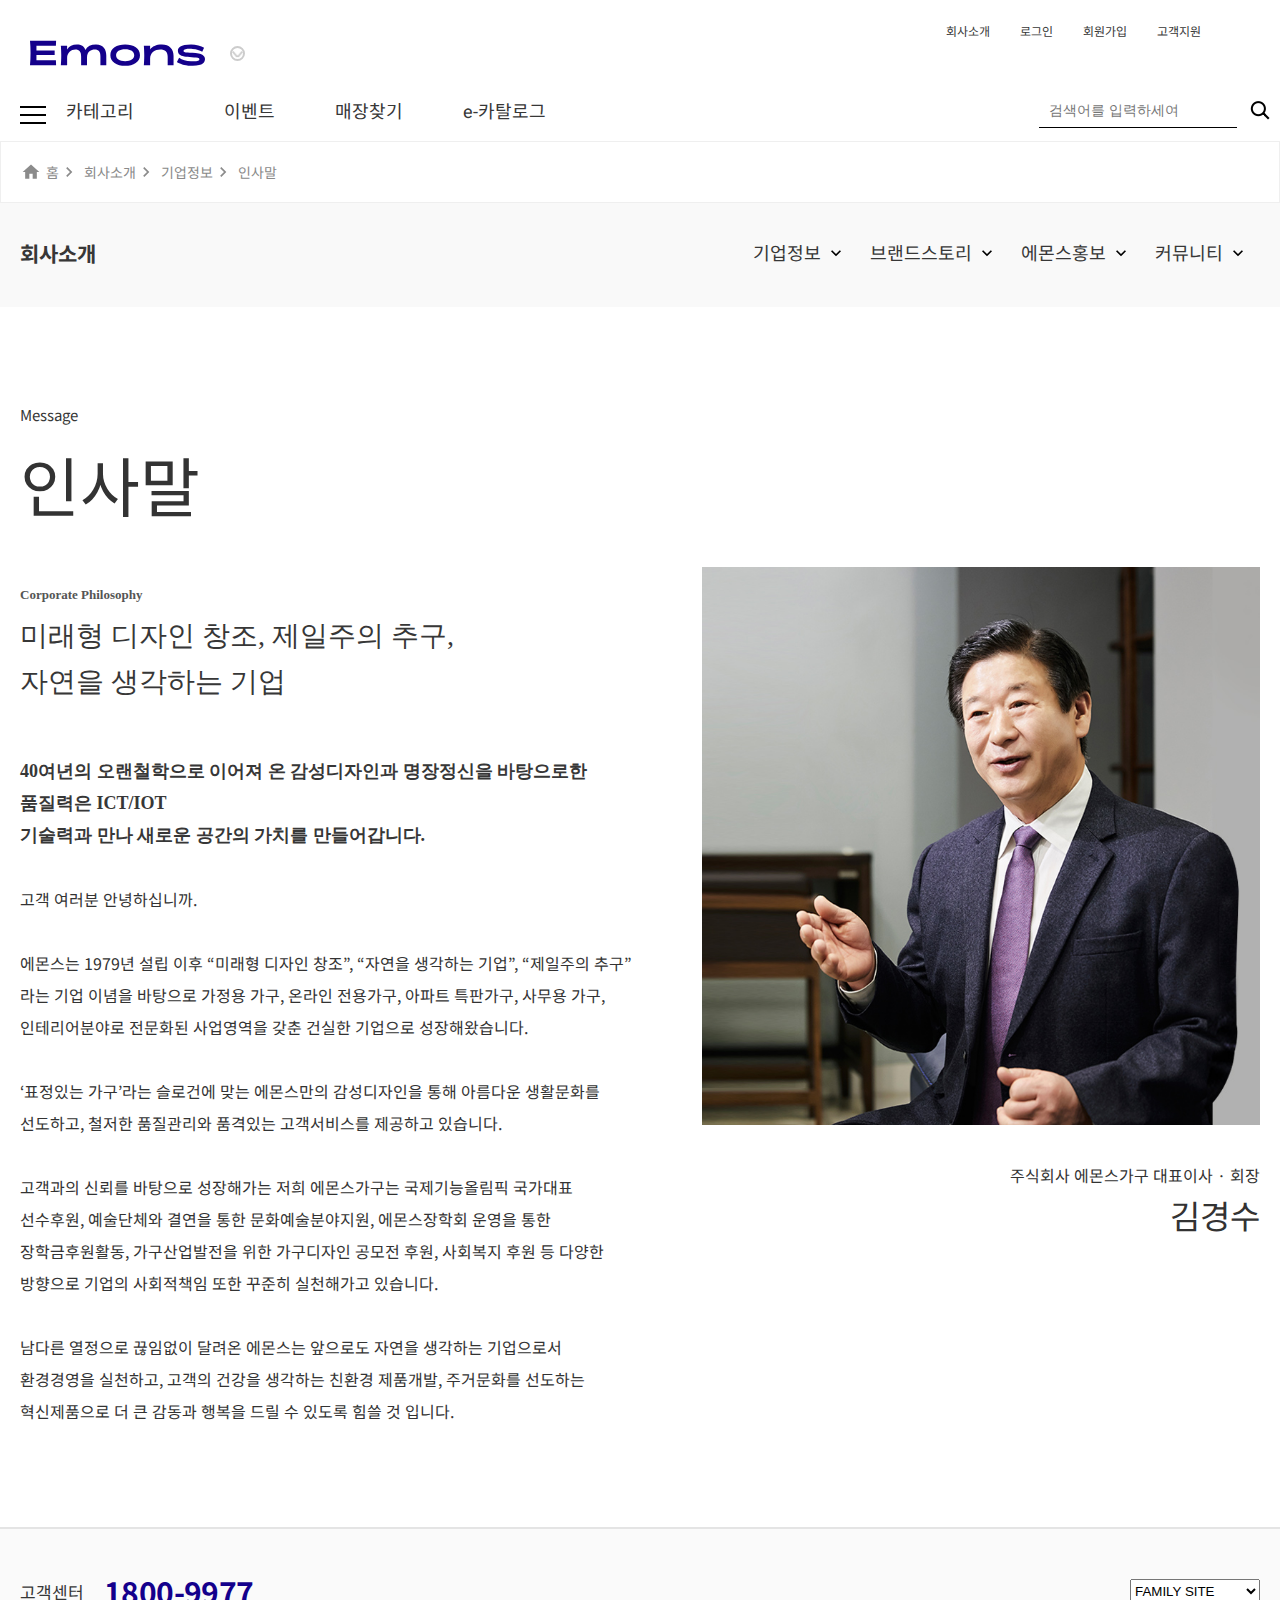
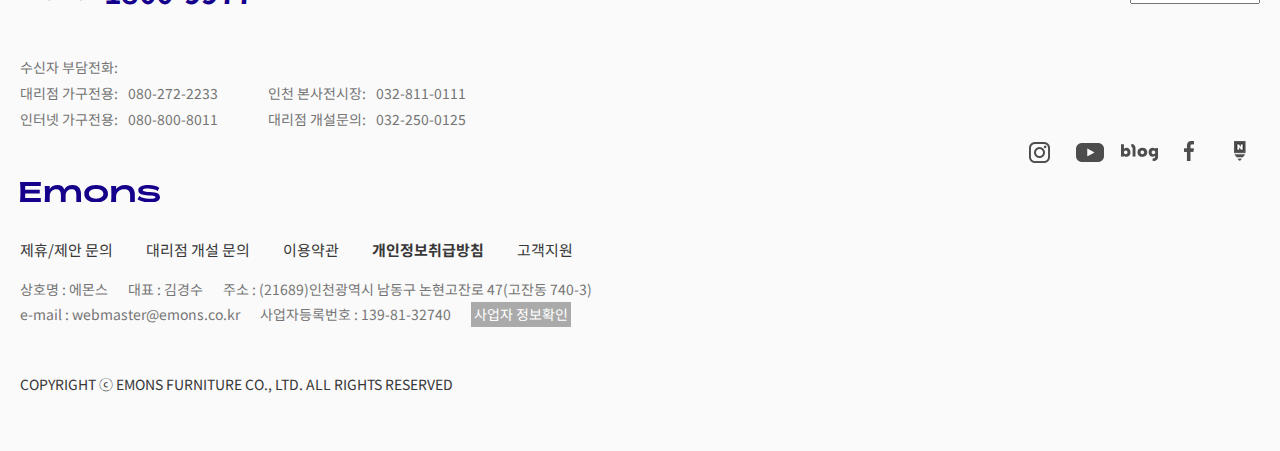
<file: introduce.html>
<!DOCTYPE html>
<html lang="kr">

<head>
    <meta charset="UTF-8">
    <meta http-equiv="X-UA-Compatible" content="IE=edge">
    <meta name="viewport" content="width=device-width, initial-scale=1.0">
    <link rel="icon" type="image/png" href="./img/favicon-32x32.png" sizes="32x32" />
    <link rel="icon" type="image/png" href="./img/favicon-16x16.png" sizes="16x16" />
    <script src="https://ajax.googleapis.com/ajax/libs/jquery/3.6.0/jquery.min.js"></script>
    <link href="./css/common.css" rel="stylesheet">
    <link href="./css/introduce.css" rel="stylesheet">
    <script defer src="./js/common.js"></script>
    <title>회사소개</title>
</head>

<body>

    <main>
        <div class="location-icon-container">
            <div class="location-icon">
                <img src="./img/home_icon.svg">
                <a href="./index.html">홈</a>
                <img src="./img/chevron-right.svg"></img>
                <a href="#">회사소개</a>
                <img src="./img/chevron-right.svg"></img>
                <div>기업정보</div>
                <img src="./img/chevron-right.svg"></img>
                <div>인사말</div>
            </div>
        </div>
        <div class="info-nab">
            <div class="nab-box">
                <h2>회사소개</h2>
                <div class="list-box">
                    <div class="list">
                        <p>기업정보<img src="./img/chevron-down.svg"></p>
                    </div>
                    <div class="list">
                        <p>브랜드스토리<img src="./img/chevron-down.svg"></p>
                    </div>
                    <div class="list">
                        <p>에몬스홍보<img src="./img/chevron-down.svg"></p>
                    </div>
                    <div class="list">
                        <p>커뮤니티<img src="./img/chevron-down.svg"></p>
                    </div>
                </div>
            </div>
        </div>
        <div class="title-box">
            <div class="title">
                <span>Message</span>
                <p>인사말</p>
            </div>
            <div class="m-text01">
                <span>Corporate Philosophy</span>
                <p>미래형 디자인 창조, 제일주의 추구,<br>
                    자연을 생각하는 기업</p>
            </div>
            <div class="text-container">
                <div class="onner-img-box">
                    <img src="./img/greeting1.jpg">
                    <div>
                        <span>주식회사 에몬스가구 대표이사 · 회장</span>
                        <p>김경수</p>
                    </div>
                </div>
                <div class="text-box">
                    <div class="text01">
                        <span>Corporate Philosophy</span>
                        <p>미래형 디자인 창조, 제일주의 추구,<br>
                            자연을 생각하는 기업</p>
                    </div>
                    <div class="text02">
                        <span>40여년의 오랜철학으로 이어져 온 감성디자인과 명장정신을 바탕으로한 품질력은 ICT/IOT<br>
                            기술력과 만나 새로운 공간의 가치를 만들어갑니다.</span>
                    </div>
                    <div class="text03">
                        <p><br>고객 여러분 안녕하십니까.<br><br>

                            에몬스는 1979년 설립 이후 “미래형 디자인 창조”, “자연을 생각하는 기업”, “제일주의 추구”라는 기업 이념을 바탕으로 가정용 가구, 온라인 전용가구, 아파트
                            특판가구, 사무용 가구, 인테리어분야로 전문화된 사업영역을 갖춘 건실한 기업으로 성장해왔습니다.<br><br>

                            ‘표정있는 가구’라는 슬로건에 맞는 에몬스만의 감성디자인을 통해 아름다운 생활문화를 선도하고, 철저한 품질관리와 품격있는 고객서비스를 제공하고
                            있습니다.<br><br>

                            고객과의 신뢰를 바탕으로 성장해가는 저희 에몬스가구는 국제기능올림픽 국가대표 선수후원, 예술단체와 결연을 통한 문화예술분야지원, 에몬스장학회 운영을 통한
                            장학금후원활동, 가구산업발전을 위한 가구디자인 공모전 후원, 사회복지 후원 등 다양한 방향으로 기업의 사회적책임 또한 꾸준히 실천해가고 있습니다.<br><br>

                            남다른 열정으로 끊임없이 달려온 에몬스는 앞으로도 자연을 생각하는 기업으로서 환경경영을 실천하고, 고객의 건강을 생각하는 친환경 제품개발, 주거문화를 선도하는
                            혁신제품으로 더 큰 감동과 행복을 드릴 수 있도록 힘쓸 것 입니다.</p>
                    </div>
                </div>
            </div>
        </div>
    </main>
    
</body>

</html>
</file>
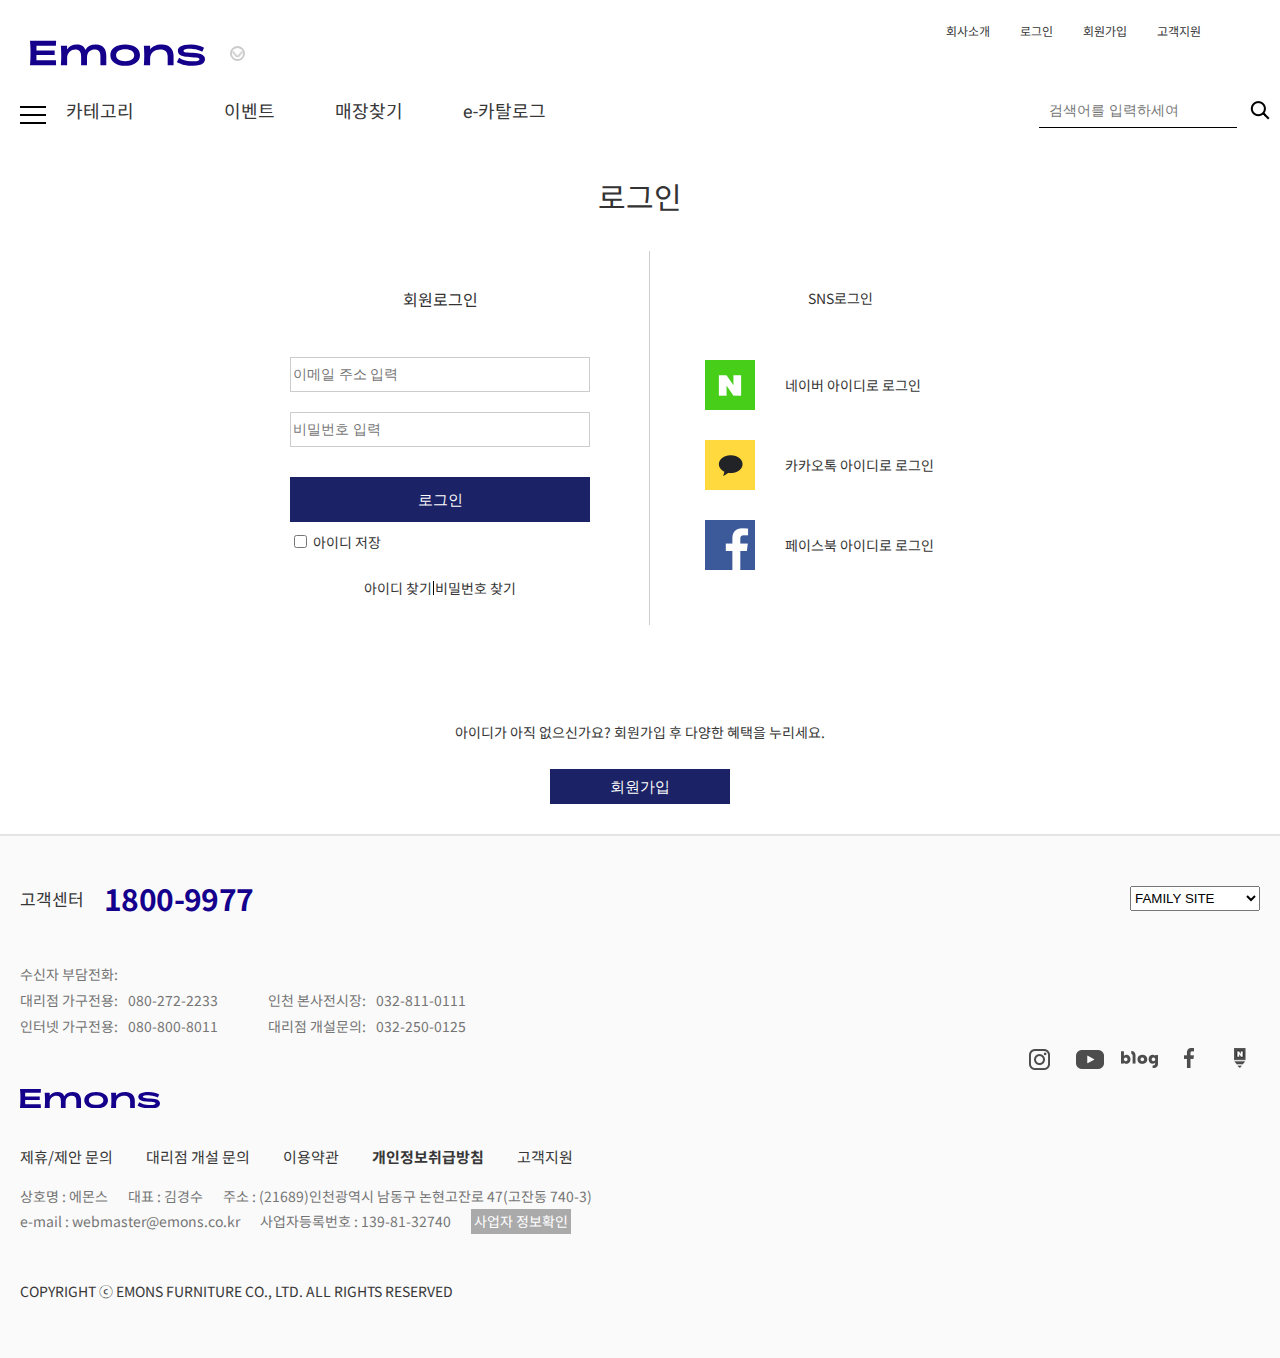
<file: login.html>
<!DOCTYPE html>
<html lang="kr">

<head>
    <meta charset="UTF-8">
    <meta http-equiv="X-UA-Compatible" content="IE=edge">
    <meta name="viewport" content="width=device-width, initial-scale=1.0">
    <link rel="icon" type="image/png" href="./img/favicon-32x32.png" sizes="32x32" />
    <link rel="icon" type="image/png" href="./img/favicon-16x16.png" sizes="16x16" />
    <script src="https://ajax.googleapis.com/ajax/libs/jquery/3.6.0/jquery.min.js"></script>
    <link href="./css/common.css" rel="stylesheet">
    <link href="./css/login.css" rel="stylesheet">
    <script defer src="./js/common.js"></script>
    <title>Document</title>
</head>

<body>
    <main>
        <div class="login-content-container">
            <div class="login-content">
                <p>로그인</p>
                <div class="container">
                    <div class="login-content-box">
                        <form class="login-content">
                            <p>회원로그인</p>
                            <input type="text" placeholder="이메일 주소 입력">
                            <input type="password" placeholder="비밀번호 입력">
                            <button>로그인</button>
                            <div class="idCheck">
                                <input type="checkbox" id="idInput">
                                <label for="idInput">아이디 저장</label>
                            </div>
                            <div>
                                <a href="#">아이디 찾기</a>
                                <a href="#">비밀번호 찾기</a>
                            </div>
                        </form>
                    </div>
                    <div class="login-content-box">
                        <div class="sns-content">
                            <p>SNS로그인</p>
                            <p>SNS 계정 회원가입</p>
                            <ul>
                                <li>
                                    <a href="#">
                                        <span class="sns-img1"></span>
                                        <span>네이버 아이디로 로그인</span>
                                    </a>
                                </li>
                                <li>
                                    <a href="#">
                                        <span class="sns-img2"></span>
                                        <span>카카오톡 아이디로 로그인</span>
                                    </a>
                                </li>
                                <li>
                                    <a href="#">
                                        <span class="sns-img3"></span>
                                        <span>페이스북 아이디로 로그인</span>
                                    </a>
                                </li>

                            </ul>
                        </div>
                    </div>
                </div>
                <div class="text-box">
                    <span>아이디가 아직 없으신가요? 회원가입 후 다양한 혜택을 누리세요.</span>
                    <button>회원가입</button>
                </div>
            </div>
        </div>

    </main>

</body>

</html>
</file>
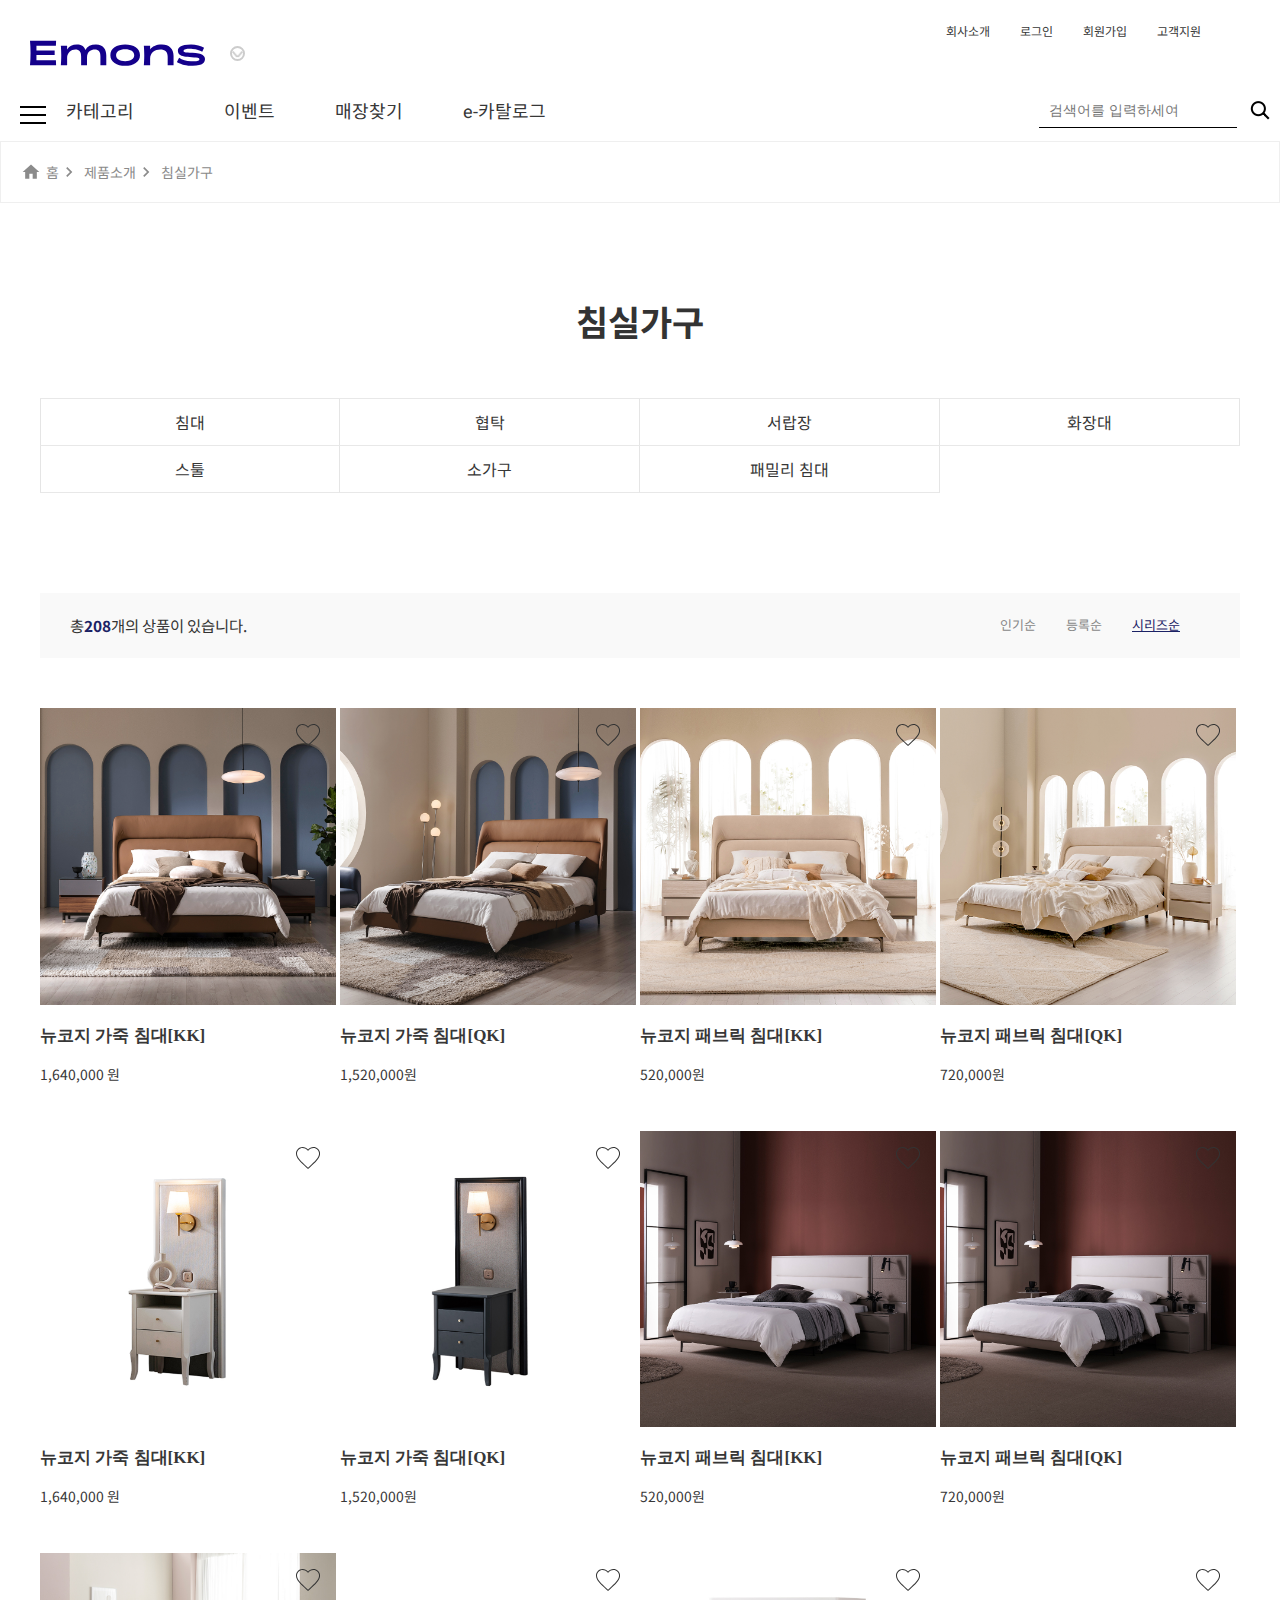
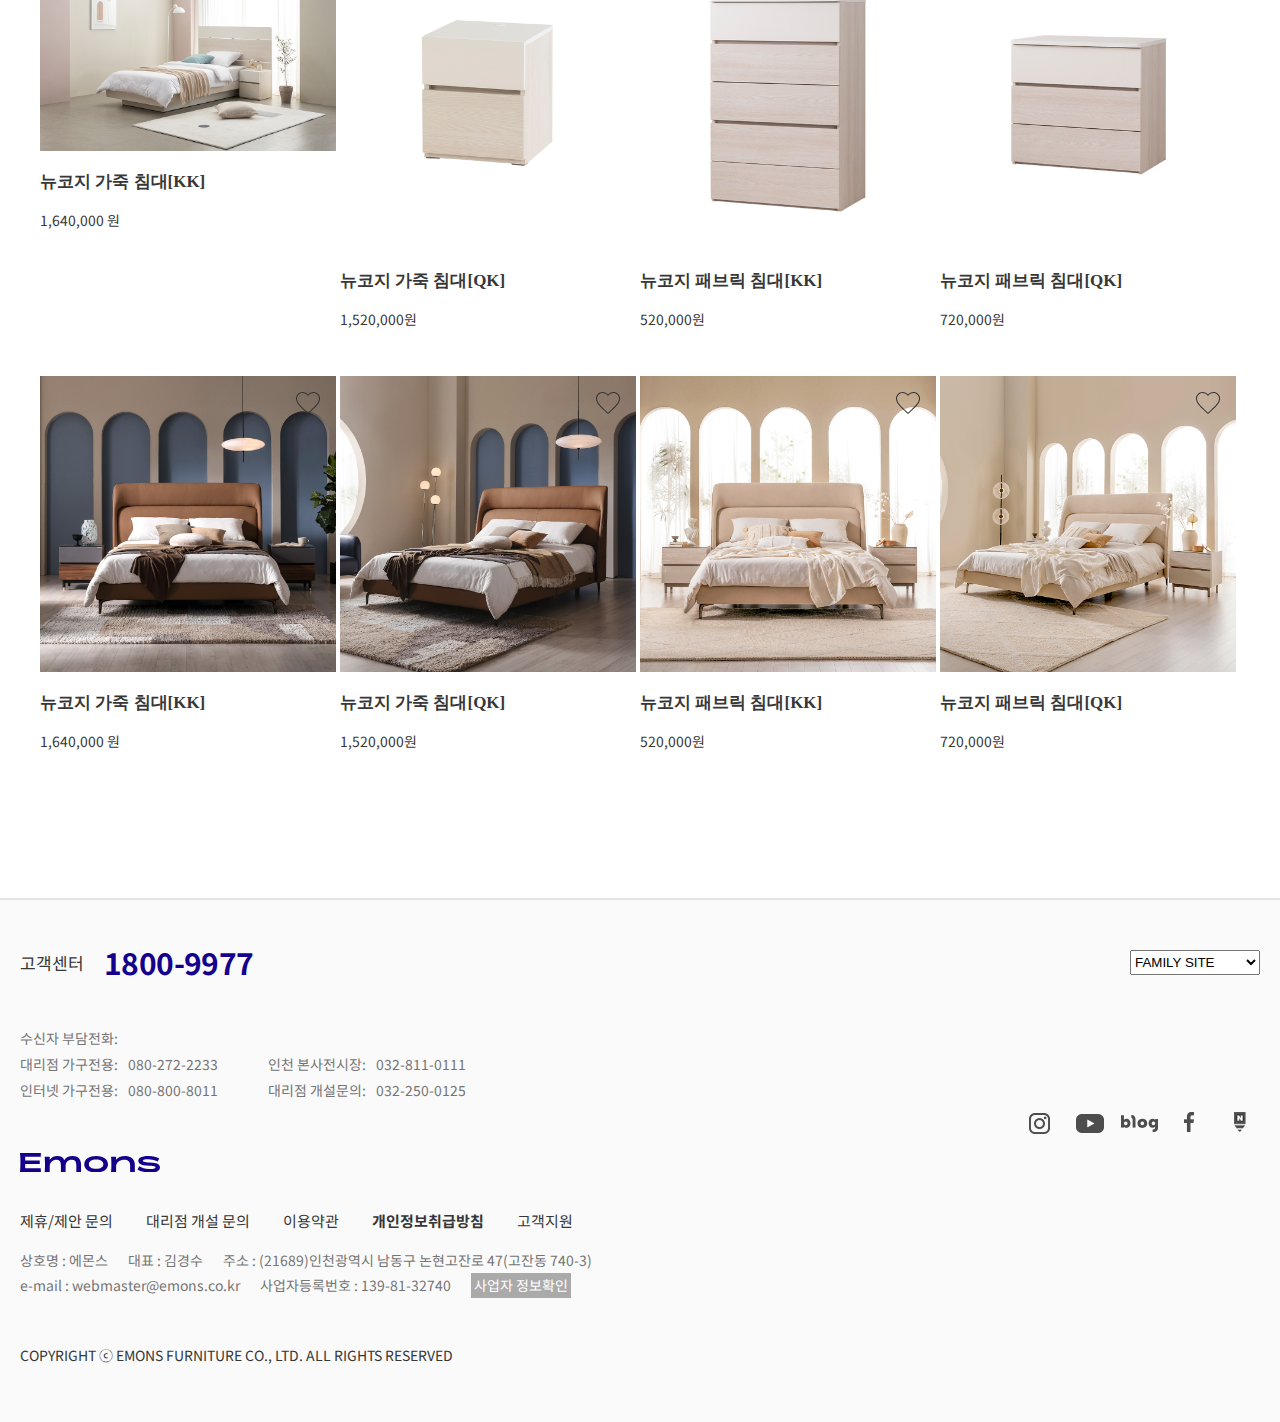
<file: product.html>
<!DOCTYPE html>
<html lang="kr">

<head>
    <meta charset="UTF-8">
    <meta http-equiv="X-UA-Compatible" content="IE=edge">
    <meta name="viewport" content="width=device-width, initial-scale=1.0">
    <link rel="icon" type="image/png" href="./img/favicon-32x32.png" sizes="32x32" />
    <link rel="icon" type="image/png" href="./img/favicon-16x16.png" sizes="16x16" />
    <script src="https://ajax.googleapis.com/ajax/libs/jquery/3.6.0/jquery.min.js"></script>
    <link href="./css/common.css" rel="stylesheet">
    <link href="./css/product.css" rel="stylesheet">
    <script defer src="./js/common.js"></script>
    <title>침대 상품</title>
</head>

<body>

    <main>
        <div class="location-icon-container">
            <div class="location-icon">
                <img src="./img/home_icon.svg">
                <a href="./index.html">홈</a>
                <img src="./img/chevron-right.svg"></img>
                <a href="#">제품소개</a>
                <img src="./img/chevron-right.svg"></img>
                <div>침실가구</div>
            </div>
        </div>
        <div class="content-container">
            <div class="text-content">
                <h2>침실가구</h2>
                <ul>
                    <li><a href="#">침대</a></li>
                    <li><a href="#">협탁</a></li>
                    <li><a href="#">서랍장</a></li>
                    <li><a href="#">화장대</a></li>
                    <li><a href="#">스툴</a></li>
                    <li><a href="#">소가구</a></li>
                    <li><a href="#">패밀리 침대</a></li>
                </ul>
            </div>
            <div class="content-text-box">
                <div class="text">
                    <span>총 <p> 208</p>개의 상품이 있습니다.
                    </span>
                </div>
                <div class="list-sort">
                    <a href="#">
                        <p>인기순</p>
                    </a>
                    <a href="#">
                        <p>등록순</p>
                    </a>
                    <a href="#">
                        <p>시리즈순</p>
                    </a>
                </div>
            </div>
            <div class="content-list-container">
                <ul>
                </ul>
            </div>
        </div>
        <script>
            let text1 =["뉴코지 가죽 침대[KK]","뉴코지 가죽 침대[QK]",
            "뉴코지 패브릭 침대[KK]","뉴코지 패브릭 침대[QK]",
            "뉴코지 가죽 침대[KK]","뉴코지 가죽 침대[QK]",
            "뉴코지 패브릭 침대[KK]","뉴코지 패브릭 침대[QK]",
            "뉴코지 가죽 침대[KK]","뉴코지 가죽 침대[QK]",
            "뉴코지 패브릭 침대[KK]","뉴코지 패브릭 침대[QK]",
            "뉴코지 가죽 침대[KK]","뉴코지 가죽 침대[QK]",
            "뉴코지 패브릭 침대[KK]","뉴코지 패브릭 침대[QK]"] ;
            let text2 =["1,640,000 원","1,520,000원","520,000원","720,000원",
            "1,640,000 원","1,520,000원","520,000원","720,000원",
            "1,640,000 원","1,520,000원","520,000원","720,000원",
            "1,640,000 원","1,520,000원","520,000원","720,000원"] ;
            const list = document.querySelector('.content-list-container > ul');
            
           for(let i = 0; i< text1.length;i++){
            list.innerHTML += (`<li><a href="#"><div class="heart-box"></div><div class="img-box"><img src="./img/list${i+1}.jpg"></div><div class="text1"><p>${text1[i]}</p></div><div class="text2"><p>${text2[i]}</p></div></a></li>`);
        } 
        </script>
    </main>


</body>

</html>
</file>
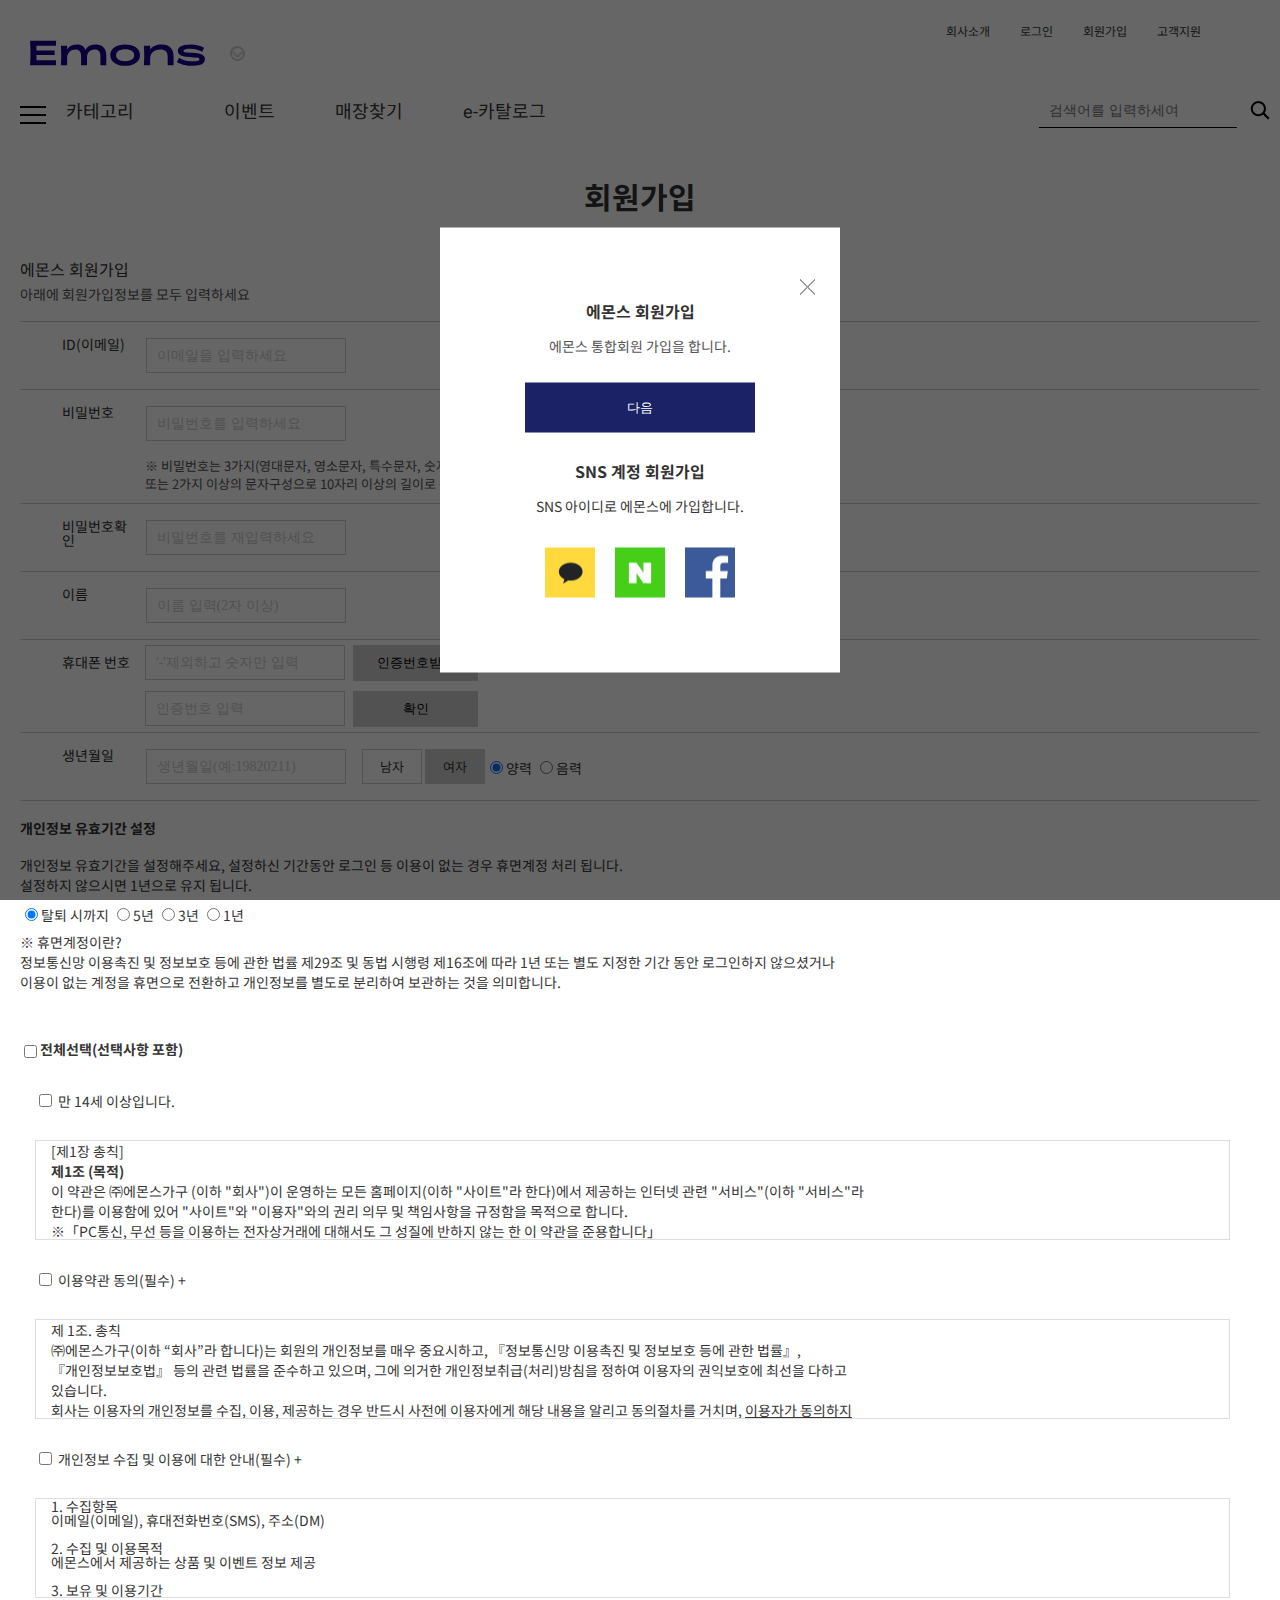
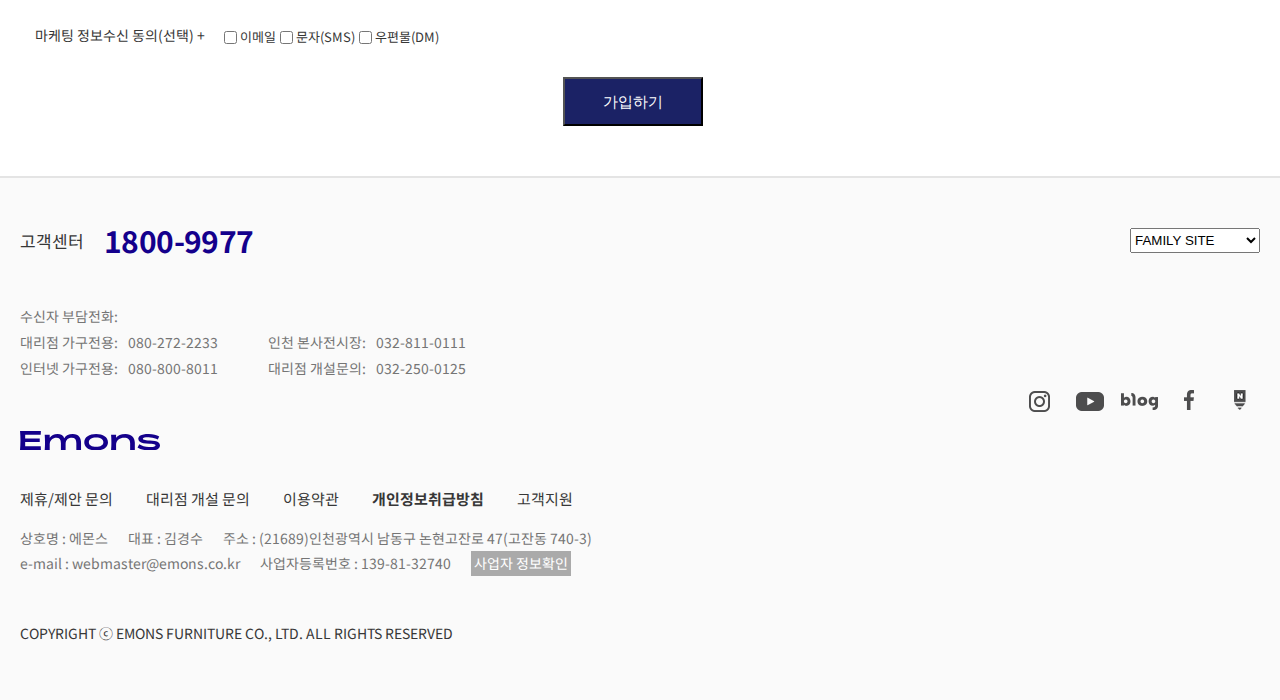
<file: signup.html>
<!DOCTYPE html>
<html lang="en">

<head>
    <meta charset="UTF-8">
    <meta http-equiv="X-UA-Compatible" content="IE=edge">
    <meta name="viewport" content="width=device-width, initial-scale=1.0">
    <link rel="icon" type="image/png" href="./img/favicon-32x32.png" sizes="32x32" />
<link rel="icon" type="image/png" href="./img/favicon-16x16.png" sizes="16x16" />
<script src="https://ajax.googleapis.com/ajax/libs/jquery/3.6.0/jquery.min.js"></script>
    <link href="./css/common.css" rel="stylesheet">
    <link href="./css/signup.css" rel="stylesheet">
    <script defer src="./js/common.js"></script>
    <script defer src="./js/signup.js"></script>
    <title>회원가입</title>
</head>
<body>
    <form>
        <div class="content-container">
            <div class="content">
                <h2 class="content-title">회원가입</h2>
                <div class="member-info-box">
                    <p>에몬스 회원가입
                    </p>
                    <span>아래에 회원가입정보를 모두 입력하세요
                    </span>
                    <ul class="member-info">
                        <li>
                            <p class="title">ID(이메일)</p>
                            <div class="text-box">
                                <input type="text" placeholder="이메일을 입력하세요">
                            </div>
                        </li>
                        <li>
                            <p class="title">비밀번호</p>
                            <div class="password-box">
                                <div class="text-box">
                                    <input type="text" placeholder="비밀번호를 입력하세요">
                                </div>
                                <p>※ 비밀번호는 3가지(영대문자, 영소문자, 특수문자, 숫자) 이상의 문자구성으로 8자리 이상의 길이,<br>
                                    또는 2가지 이상의 문자구성으로 10자리 이상의 길이로 구성하는 것을 권고 합니다.</p>
                            </div>
                        </li>
                        <li>
                            <p class="title">비밀번호확인</p>
                            <div class="text-box">
                                <input type="text" placeholder="비밀번호를 재입력하세요">
                            </div>
                        </li>
                        <li>
                            <p class="title">이름</p>
                            <div class="text-box">
                                <input type="text" placeholder="이름 입력(2자 이상)">
                            </div>
                        </li>
                        <li>
                            <p class="title">휴대폰 번호</p>
                            <div class="call-box">
                                <div class="call">
                                    <input type="text" placeholder="'-'제외하고 숫자만 입력">
                                    <button>인증번호받기</button>
                                </div>
                                <div class="call">
                                    <input type="text" placeholder="인증번호 입력">
                                    <button>확인</button>
                                </div>
                            </div>
                        <li>
                            <p class="title">생년월일</p>
                            <div class="brt-box">
                                <div class="text-box">
                                    <input type="text" placeholder="생년월일(예:19820211)">
                                </div>
                                <div class="gender-box">
                                    <input type="radio" name="drone" value="man" id="man">
                                    <label for="man">남자</label>
                                    <input type="radio" checked name="drone" value="womon" id="womon">
                                    <label for="womon">여자</label>
                                </div>
                                <div class="radio-box">
                                    <input type="radio" checked name="brt" id="brt-p"><label for="brt-p">양력</label>
                                    <input type="radio" name="brt" id="brt-m"><label for="brt-m">음력</label>

                                </div>
                            </div>
                        </li>
                    </ul>
                </div>
                <div class="agreement-area">
                    <div class="agreement-year">
                        <h2 class="agreement-year-title">개인정보 유효기간 설정</h2>
                        <div class="agreement-year-box">
                            <span>개인정보 유효기간을 설정해주세요, 설정하신 기간동안 로그인 등 이용이 없는 경우 휴면계정 처리 됩니다.</span><br>
                            <span>설정하지 않으시면 1년으로 유지 됩니다.</span>
                        </div>
                        <div class="cheked-box">
                            <input type="radio" name="year" checked><span>탈퇴 시까지</span>
                            <input type="radio" name="year"><span>5년</span>
                            <input type="radio" name="year"><span>3년</span>
                            <input type="radio" name="year"><span>1년</span>
                        </div>
                        <div class="agreement-year-text">
                            <p>※ 휴면계정이란?<br>
                                정보통신망 이용촉진 및 정보보호 등에 관한 법률 제29조 및 동법 시행령 제16조에 따라 1년 또는 별도 지정한 기간 동안 로그인하지 않으셨거나<br>
                                이용이 없는 계정을 휴면으로 전환하고 개인정보를 별도로 분리하여 보관하는 것을 의미합니다.</p>
                        </div>
                    </div>
                </div>
                <div class="cheked-box-container">
                    <div class="cheked-box-all">
                        <input type="checkbox" id="all-check"><label for="all-check">전체선택(선택사항 포함)</label>
                    </div>
                    <div class="cheked-box">
                        <div>
                            <input type="checkbox" id="oldCheck">
                            <label for="oldCheck">만 14세 이상입니다.</label>
                            <div class="text-box">
                                <ol>
                                    <li>
                                        [제1장 총칙]
                                    </li>
                                </ol>
                                <ul>
                                    <li>
                                        <strong>제1조 (목적)</strong>
                                    </li>
                                    <li>
                                        이 약관은 ㈜에몬스가구 (이하 "회사")이 운영하는 모든 홈페이지(이하 "사이트"라 한다)에서 제공하는 인터넷 관련 "서비스"(이하 "서비스"라
                                        한다)를 이용함에 있어 "사이트"와 "이용자"와의 권리 의무 및 책임사항을 규정함을 목적으로 합니다. <br>※「PC통신, 무선 등을 이용하는
                                        전자상거래에 대해서도 그 성질에 반하지 않는 한 이 약관을 준용합니다」
                                    </li>
                                    <li>
                                        <strong>제2조 (정의)</strong>
                                    </li>
                                    <li>
                                        (1) "사이트"란 회사가 "서비스"를 이용자에게 제공하기 위하여 컴퓨터 등 정보통신설비를 이용하여 설정한 가상의 영업장을 말하며, 아울러 이를
                                        운영하는 사업자의 의미로도 사용합니다.
                                    </li>
                                    <li>
                                        (2) "회원"이란 "사이트"에 접속하여 본 약관에 따라 "사이트"에 "회원"으로 가입하여 "사이트"가 제공하는 "서비스"를 받는 자를
                                        말합니다.
                                    </li>
                                    <li>
                                        (3) "비회원"이라 함은 "회원"에 가입하지 않고 "서비스"를 이용하는 자를 말합니다.
                                    </li>
                                    <li>
                                        (4) "이용자"란 "사이트"에 접속한 "회원"과 "비회원"을 말합니다.
                                    </li>
                                    <li>
                                        (5) "서비스"란 다양한 정보의 제공 및 상품(재화와 용역 포함)의 판매 또는 상품과 관련한 다양한 판촉행위 및, 기타 부가 "서비스"를
                                        말합니다.
                                    </li>
                                    <li>
                                        (6) "쇼핑몰"이란 이용자에게 제공하는 상품의 판매 "서비스"를 말합니다.
                                    </li>
                                    <li>
                                        (7) "적립금"이란 "회원"이 "서비스"를 통한 상품 구매 또는 "서비스" 참여 활동시 적립금을 지급하는 비현금성 마일리지를 말하며,
                                        "서비스"에서 제공하는 소진 방법에 따라 사용할 수 있습니다.
                                    </li>
                                    <li>
                                        <strong>제3조 (약관의 게시와 개정)</strong>
                                    </li>
                                    <li>
                                        (1) 이 약관의 내용과 상호 및 대표자 성명, 영업소 소재지 주소(소비자의 불만을 처리할 수 있는 곳의 주소를 포함), 전화번호,
                                        전자우편주소, 사업자등록번호, 통신판매업신고번호, 개인정보관리책임자 등을 이용자가 쉽게 알 수 있도록 "사이트"의 초기 "서비스"화면(전면)에
                                        게시합니다. 다만, 약관의 내용은 이용자가 연결화면을 통하여 볼 수 있도록 할 수 있습니다.
                                    </li>
                                    <li>
                                        (2) "사이트"는 이용자가 약관에 동의하기에 앞서 약관에 정하여져 있는 내용 중 청약철회·배송책임·환불조건 등과 같은 중요한 내용을 이용자가
                                        이해할 수 있도록 별도의 연결화면 또는 팝업화면 등을 제공하여 이용자의 확인을 구하여야 합니다.
                                    </li>
                                    <li>
                                        (3) 전자상거래등에서의소비자보호에관한법률, 약관의규제에관한법률, 전자거래기본법, 전자서명법, 정보통신망이용촉진등에관한법률,
                                        방문판매등에관한법률, 소비자보호법 등 관련법을 위배하지 않는 범위에서 이 약관을 개정할 수 있습니다.
                                    </li>
                                    <li>
                                        (4) 이 약관을 개정할 경우에는 적용일자 및 개정사유를 명시하여 현행약관과 함께 홈페이지 또는 이메일을 통하여 적용 전 공지합니다. 다만,
                                        이용자에게 불리하게 약관내용을 변경하는 경우에는 최소한 30일 이상의 사전 유예기간을 두고 공지합니다. 이 경우 "사이트"는 개정 전 내용과
                                        개정 후 내용을 명확하게 비교하여 이용자가 알기 쉽도록 표시합니다.
                                    </li>
                                    <li>
                                        (5) "쇼핑몰"서비스에 있어 개정약관은 그 적용일자 이후에 체결되는 계약에만 적용되고 그 이전에 이미 체결된 계약에 대해서는 개정전의
                                        약관조항이 그대로 적용됩니다. 다만 이미 계약을 체결한 이용자가 개정약관 조항의 적용을 받기를 원하는 뜻을 제3항에 의한 개정약관의 공지기간
                                        내에 "사이트"에 송신하여 "사이트"의 동의를 받은 경우에는 개정약관 조항이 적용됩니다.
                                    </li>
                                    <li>
                                        (6) 이 약관에서 정하지 아니한 사항과 이 약관의 해석에 관하여는 전자상거래등에서의소비자보호에관한법률, 약관의규제등에관한법률, 공정거래위원회가
                                        정하는 전자상거래등에서의소비자보호지침 및 관계법령 또는 상관례에 따릅니다.
                                    </li>
                                </ul>
                                <ol>
                                    <li>
                                        [제 2장 회사의 서비스]
                                    </li>
                                </ol>
                                <ul>
                                    <li>
                                        <strong>제 4조 (서비스의 제공 및 변경) </strong>
                                    </li>
                                    <li>
                                        (1) “서비스”는 원칙적으로 연중무휴, 1일 24시간 제공됩니다.
                                    </li>
                                    <li>
                                        (2) “회사”는 다음과 같은 서비스를 제공합니다.
                                        <ul>
                                            <li>
                                                ① 장학지원 서비스
                                            </li>
                                            <li>
                                                ② 고객문의 및 AS 신청 서비스
                                            </li>
                                            <li>
                                                ③ 카달로그 신청 서비스
                                            </li>
                                            <li>
                                                ④ 재화 또는 용역에 대한 정보 제공 및 구매 계약의 체결
                                            </li>
                                            <li>
                                                ⑤ 구매 계약이 체결된 재화 또는 용역의 배송
                                            </li>
                                            <li>
                                                ⑥ 기타 “회사”가 자체 개발하여 "이용자"들에게 제공할 일체의 서비스
                                            </li>
                                        </ul>
                                    </li>
                                    <li>
                                        (3) "회사"는 상품 또는 용역이 품절되거나 기술적 사양의 변경 등으로 더 이상 제공할 수 없는 경우에는 장차 체결되는 계약에 의해 제공할
                                        상품 또는 용역의 내용을 변경할 수 있습니다. 이 경우에는 변경된 재화 또는 용역의 내용 및 제공일자를 명시하여 현재의 재화 또는 용역의 내용을
                                        게시한 곳에 즉시 공지합니다.
                                    </li>
                                    <li>
                                        (4) "회사"가 제공하기로 이용자와 계약을 체결한 서비스의 내용을 상품 등의 품절 또는 기술적 사양의 변경 등의 사유로 변경할 경우에는 그
                                        사유를 이용자에게 통지 가능한 방법으로 즉시 통지합니다.
                                    </li>
                                    <li>
                                        (5) 전항의 경우 "회사는 이로 인하여 이용자가 입은 손해를 배상합니다. 다만, "회사"가 고의 또는 과실이 없음을 입증한 경우에는 아무런
                                        책임을 부담하지 않습니다.
                                    </li>
                                    <li>
                                        (6) "회사"는 "서비스"의 제공에 필요한 경우 정기점검을 실시할 수 있으며, 정기점검시간은 "서비스"제공화면에 공지한 바에 따릅니다.
                                    </li>
                                    <li>
                                        (7) "사이트"는 상당한 이유가 있는 경우에 운영상, 기술상의 필요에 따라 제공하고 있는 전부 또는 일부 "서비스"를 변경할 수 있습니다.
                                    </li>
                                    <li>
                                        (8) "사이트"는 무료로 제공되는 "서비스"의 일부 또는 전부를 회사의 정책 및 운영의 필요상 수정, 중단, 변경할 수 있으며, 이에 대하여
                                        관련법에 특별한 규정이 없는 한 "회원"에게 별도의 보상을 하지 않습니다.
                                    </li>
                                    <li>
                                        <strong>제 5조 (서비스의 중단) </strong>
                                    </li>
                                    <li>
                                        (1) “회사”는 컴퓨터 등 정보통신설비의 보수점검, 교체 및 고장, 통신의 두절 등의 사유가 발생한 경우에는 서비스의 제공을 일시적으로 중단할
                                        수 있습니다.
                                    </li>
                                    <li>
                                        (2) 제 1항에 의한 서비스 중단의 경우에는 “회사”는 제 9조에 정한 방법으로 이용자에게 통지합니다.
                                    </li>
                                    <li>
                                        (3) “회사”는 제 1항의 사유로 서비스의 제공이 일시적으로 중단됨으로 인하여 이용자 또는 제 3자가 입은 손해에 대하여 “회사”의 과실이
                                        없는 경우에는 배상하지 아니합니다.
                                    </li>
                                </ul>
                                <ol>
                                    <li>
                                        [제 3장 회원가입 계약]
                                    </li>
                                </ol>
                                <ul>
                                    <li>
                                        <strong>제6조 (회원가입) </strong>
                                    </li>
                                    <li>
                                        (1) 이용자는 "사이트"가 정한 가입 양식에 따라 "회원"정보를 기입한 후 이 약관에 동의한다는 의사표시를 함으로써 "회원"가입을 신청합니다.
                                    </li>
                                    <li>
                                        (2) "사이트"은 제1항과 같이 "회원"으로 가입할 것을 신청한 이용자 중 다음 각호에 해당하지 않는 한 "회원"으로 등록합니다.
                                        <ul>
                                            <li>
                                                ① 등록 내용에 허위, 기재누락, 오기가 있는 경우
                                            </li>
                                            <li>
                                                ② 타인의 명의를 사용하여 신청한 경우
                                            </li>
                                            <li>
                                                ③ 가입신청자가 이 약관 제8조3항에 의하여 이전에 회원자격을 상실한 적이 있는 경우 (단, 제8조3항에 의한 회원자격상실 후
                                                3년이 경과한 자로서 회사의 회원 재가입 승낙을 얻은 경우는 예외로 합니다.)
                                            </li>
                                            <li>
                                                ④ 만 14세 미만의 아동
                                            </li>
                                            <li>
                                                ⑤ 기타 회원으로 회사 소정의 이용신청요건을 충족하지 못하는 경우
                                            </li>
                                        </ul>
                                    </li>
                                    <li>
                                        (3) "회원"가입계약의 성립시기는 "사이트"의 승낙이 "회원"에게 도달한 시점으로 합니다.
                                    </li>
                                    <li>
                                        (4) "회원"은 등록사항에 변경이 있는 경우, "회원정보수정" 또는 전자우편 기타 방법으로 "사이트"에 대하여 그 변경사항을 알려야 합니다.
                                    </li>
                                    <li>
                                        (5) 법정 대리인의 동의가 필요한 만 14세 미만 아동의 회원가입은 받고 있지 않습니다.
                                    </li>
                                    <li>
                                        <strong>제7조 (회원정보의 변경) </strong>
                                    </li>
                                    <li>
                                        (1) "회원"은 "사이트"에 언제든지 탈퇴를 요청할 수 있으며 "사이트"는 즉시 "회원"탈퇴를 처리합니다. 회원의 탈퇴는 회원본인이 직접
                                        "사이트"에서 "사이트"가 정한 방법에 따라 탈퇴요청을 하여야 합니다.
                                    </li>
                                    <li>
                                        (2) "회원"이 탈퇴하는 경우, "회원"이 "사이트"에서 작성한 "게시물"중 쪽지 등과 같이 본인 계정에 등록된 게시물 일체는 삭제됩니다.
                                        다만, 타인에 의해 퍼가기, 스크랩 등이 되어 재게시되거나, 공용게시판에 등록된 "게시물"등은 삭제되지 않으니 사전에 삭제 후 탈퇴하시기
                                        바랍니다.
                                    </li>
                                    <li>
                                        (3) 회사가 회원자격을 제한/정지시킨 후, 동일한 행위가 2회 이상 반복되거나 30일 이내에 그 사유가 시정되지 아니하는 경우 회사는
                                        회원자격을 상실시킬 수 있습니다.
                                    </li>
                                    <li>
                                        (4) 회사가 회원자격을 상실시키는 경우 회원에게 이를 통지하고 탈퇴를 처리합니다. 이 경우 회원에게 탈퇴처리전 이를 통지하고, 소명할 기회를
                                        부여합니다.
                                    </li>
                                    <li>
                                        <strong>제8조 (회원에 대한 통지) </strong>
                                    </li>
                                    <li>
                                        (1) "사이트"가 "회원"에 대한 통지를 하는 경우 이 약관에 별도 규정이 없는 한 "회원"이 지정한 전자우편주소, "서비스" 내 전자메모
                                        등으로 할 수 있습니다.
                                    </li>
                                    <li>
                                        (2) "사이트"는 불특정다수 "회원"에 대한 통지의 경우 1주일이상 "사이트" 게시판에 게시함으로서 개별 통지에 갈음할 수 있습니다.
                                    </li>
                                    <li>
                                        <strong>제9조 (이용자의 개인정보보호) </strong>
                                    </li>
                                    <li>
                                        (1) "사이트"는 이용자의 정보수집 시 구매계약, 고객상담 등 "사이트" 이용에 필요한 최소한의 정보를 수집합니다.
                                    </li>
                                    <li>
                                        (2) "사이트" 이용자의 개인식별이 가능한 개인정보를 수집하는 때에는 반드시 당해 이용자의 동의를 받습니다.
                                    </li>
                                    <li>
                                        (3) 제공된 개인정보는 당해 이용자의 동의 없이 목적 외의 이용이나 제3자에게 제공할 수 없으며, 이에 대한 모든 책임은 "사이트"가 집니다.
                                        다만, 다음의 경우에는 예외로 합니다.
                                        <ul>
                                            <li>
                                                ① 배송업무상 배송업체에게 배송에 필요한 최소한의 이용자의 정보(성명, 주소, 전화번호)를 알려주는 경우
                                            </li>
                                            <li>
                                                ② 통계작성, 학술연구 또는 시장조사를 위하여 필요한 경우로서 특정 개인을 식별할 수 없는 형태로 제공하는 경우
                                            </li>
                                            <li>
                                                ③ 재화 등의 거래에 따른 대금정산을 위하여 필요한 경우
                                            </li>
                                            <li>
                                                ④ 도용방지를 위하여 본인확인에 필요한 경우
                                            </li>
                                            <li>
                                                ⑤ 법률의 규정 또는 법률에 의하여 필요한 불가피한 사유가 있는 경우
                                            </li>
                                        </ul>
                                    </li>
                                    <li>
                                        (4) "사이트"가 제2항과 제3항에 의해 이용자의 동의를 받아야 하는 경우에는 개인정보관리 책임자의 신원(소속, 성명 및 전화번호, 기타
                                        연락처), 정보의 수집목적 및 이용목적, 제3자에 대한 정보제공 관련사항(제공받은자, 제공목적 및 제공할 정보의 내용) 등
                                        정보통신망이용촉진등에관한법률 제22조제1항 및 제24조의2제1항이 규정한 사항을 미리 명시하거나 고지해야 하며 이용자는 언제든지 이 동의를
                                        철회할 수 있습니다.
                                    </li>
                                    <li>
                                        (5) "회원"은 언제든지 "사이트"가 가지고 있는 자신의 개인정보에 대해 열람 및 오류정정을 요구할 수 있으며 "사이트"는 이에 대해 지체없이
                                        필요한 조치를 취할 의무를 집니다. "회원"이 오류의 정정을 요구한 경우에는 "사이트"는 그 오류를 정정할 때까지 당해 개인정보를 이용하지
                                        않습니다.
                                    </li>
                                    <li>
                                        (6) "사이트" 또는 그로부터 개인정보를 제공받은 제3자는 개인정보의 수집목적 또는 제공받은 목적을 달성한 때에는 당해 개인정보를 지체없이
                                        파기합니다.
                                    </li>
                                    <li>
                                        <strong>제10조 (이용제한 등)</strong>
                                    </li>
                                    <li>
                                        (1) "회원"이 이 약관의 의무를 위반하거나 "사이트"의 정상적인 운영을 방해한 경우, 경고, 일시 정지, 회원자격 상실 등으로 "서비스"
                                        이용을 단계적으로 제한할 수 있습니다.
                                    </li>
                                    <li>
                                        (2) 다음 각호의 사유에 해당하는 경우에는 즉시 경고 또는 "회원"자격을 일시 정지시킬 수 있습니다.
                                        <ul>
                                            <li>
                                                ① 가입 신청시에 허위 내용을 등록 또는 타인의 정보를 도용한 경우
                                            </li>
                                            <li>
                                                ② "사이트"를 이용하여 구입한 재화 등의 대금, 기타 "사이트"이용에 관련하여 "회원"이 부담하는 채무를 기일에 지급하지 않는
                                                경우
                                            </li>
                                            <li>
                                                ③ 다른 사람의 "사이트" 이용을 방해하거나 그 정보를 도용하는 등 전자상거래 질서를 위협하는 경우
                                            </li>
                                            <li>
                                                ④ "사이트"를 이용하여 법령 또는 이 약관이 금지하거나 공서양속에 반하는 행위를 하는 경우
                                            </li>
                                            <li>
                                                ⑤ 기타 다음과 같은 행위 등으로 "사이트"의 건전한 운영을 해하거나 "사이트"의 업무를 방해하는 경우
                                                <ul>
                                                    <li>
                                                        가. "사이트"의 운영과 관련하여 근거없는 사실 또는 허위의 사실을 적시하거나 유포하여 "회사"의 명예를 실추시키고
                                                        "사이트"의 신뢰성을 해하는 경우
                                                    </li>
                                                    <li>
                                                        나. "사이트"의 이용과정에서 폭언, 협박, 음란한 언행 기타 인과관계가 입증되지 않는 피해에 대한 보상(적립금,
                                                        현금, 상품) 요구 등으로 회사의 업무를 방해하는 경우
                                                    </li>
                                                    <li>
                                                        다. "사이트"를 통해 구입한 상품 또는 용역에 특별한 하자가 없음에도 불구하고 일부 사용 후 상습적인 취소,전부
                                                        또는 일부 반품 등으로 회사의 업무를 방해하는 경우. 단, 당해 "회원"의 취소 반품비율이 회사의 평균 취소
                                                        반품율보다 2배이상높을 경우에는 상습적인 것으로 인정될 수 있습니다.
                                                    </li>
                                                </ul>
                                            </li>
                                        </ul>
                                    </li>
                                    <li>
                                        (3) "사이트"가 "회원" 자격을 제2항의 제재를 취한 후, 동일한 행위가 2회 이상 반복되거나 30일이내에 그 사유가 시정되지 아니하는 경우
                                        "사이트"는 "회원"자격을 상실시킬 수 있습니다.
                                    </li>
                                    <li>
                                        (4) "사이트"가 "회원"자격을 상실시키는 경우에는 "회원"등록을 말소하고 영구히 재가입이 거부됩니다. 이 경우 "회원"에게 이를 통지하고,
                                        "회원"등록 말소 전에 최소한 30일 이상의 기간을 정하여 소명할 기회를 부여합니다.
                                    </li>
                                    <li>
                                        (5) "사이트"는 본 조의 이용제한 범위 내에서 제한의 조건 및 세부내용은 개별"서비스"상의 운영정책에서 정하는 바에 의합니다.
                                    </li>
                                    <li>
                                        <strong>제11조 (정보의 제공 및 광고의 게재)</strong>
                                    </li>
                                    <li>
                                        (1) "사이트"는 "회원"이 "서비스" 이용 중 필요하다고 인정되는 다양한 정보를 공지사항이나 전자우편 등의 방법으로 "회원"에게 제공할 수
                                        있습니다. 다만, "회원"은 관련법에 따른 거래관련 정보 및 고객문의 등에 대한 답변 등을 제외하고는 언제든지 전자우편 등에 대해서 수신 거절을
                                        할 수 있습니다.
                                    </li>
                                    <li>
                                        (2) "사이트"는 "서비스"의 운영과 관련하여 "서비스" 화면, 홈페이지, 전자우편 등에 광고를 게재할 수 있습니다. 광고가 게재된 전자우편
                                        등을 수신한 "회원"은 수신거절을 "사이트"에게 할 수 있습니다.
                                    </li>
                                    <li>
                                        <strong>제12조 (적립금 제도)</strong>
                                    </li>
                                    <li>
                                        (1) "회사"는 "서비스"의 효율적 이용 및 운영을 위해 사전 공지 후 "적립금"의 사용방법, 한도 등을 조정할 수 있습니다.
                                    </li>
                                    <li>
                                        (2) 적립금 제도는 "사이트"에서 상품구매시 "사이트"가 정하는 바에 따라 현금과 동일하게 사용할 수 있으나 현금으로 환불되지는 않습니다.
                                    </li>
                                    <li>
                                        (3) "적립금" 유효기간은 2년이며 유효기간이 경과된 적립금은 자동 소멸됩니다.
                                    </li>
                                    <li>
                                        <strong>제13조 (쿠폰제도)</strong>
                                    </li>
                                    <li>
                                        (1) "회사"는 서비스운영정책에 따라 "사은품 증정 쿠폰" 및 "할인쿠폰"을 발급 할 수 있습니다.
                                    </li>
                                    <li>
                                        (2) 발행된 "사은품 증정 쿠폰" 및 "할인쿠폰"은 표시된 유효기간등 "회사"가 제공하는 사용방법에 따라 사용할 수 잇습니다.
                                    </li>
                                    <li>
                                        (3) "회사"는 "회사"의 운영 정책에 따라 "쿠폰"의 발행조건 및 할인 금액등을 조정할 수 있습니다.
                                    </li>
                                    <li>
                                        (4) "쿠폰"은 어떠한 경우에도 현금으로 반환되지 않으며, "회원"은 이를 양도, 판매, 담보제공등의 처분행위를 할 수 없습니다.
                                    </li>
                                    <li>
                                        (5) "회사"는 "이용자"가 부정한 목적과 방법으로 "쿠폰"을 획득하거나 사용하는 사실이 확인될 경우, 해당 이용자에 대하여 "쿠폰"의 사용을
                                        제한 할 수 있습니다.
                                    </li>
                                    <li>
                                        (6)"쿠폰"은 중복사용 및 재발행이 불가합니다.
                                    </li>
                                    <li>
                                        (7)"회원"에 귀속된 쿠폰의 경우 "회원"이 탈퇴하는 경우, 귀속된 "쿠폰"은 자동으로 소멸되며, "회사"는 이에 대한 별도의 보상을 하지
                                        않습니다.
                                    </li>
                                    <li>
                                        <strong>제14조 (게시물의 저작권)</strong>
                                    </li>
                                    <li>
                                        1. "사이트"는 "서비스"의 운영, 전시, 전송, 배포, 홍보 등의 목적으로 "회원"의 별도의 허락 없이 무상으로 저작권법에 규정하는 공정한
                                        관행에 합치되게 합리적인 범위 내에서 다음과 같이 "회원"이 등록한 게시물을 사용할 수 있습니다. 단, 그러한 사용의 권한은 "회사"가
                                        "사이트"를 운영하는 한, "이용자"의 회원탈퇴 또는 제명 이후에도 존속합니다.
                                        <ul>
                                            <li>
                                                ① "서비스" 내에서 "회원" 게시물의 복제, 수정, 개조, 전시, 전송, 배포 및 저작물성을 해치지 않는 범위 내에서의 편집
                                                저작물 작성
                                            </li>
                                            <li>
                                                ② 미디어, 통신사 등 "서비스" 제휴 파트너에게 "회원"의 게시물 내용을 제공, 전시 혹은 홍보하게 하는 것. 단, 이 경우
                                                사이트는 별도의 동의 없이 "회원"의 이용자 ID외에 "회원"의 개인정보를 제공하지 않습니다.
                                            </li>
                                        </ul>
                                    </li>
                                    <li>
                                        2. "회원"은 본 "서비스"를 이용하여 취득한 정보를 임의 가공, 판매하는 행위 등 "서비스"에 게재된 자료를 상업적으로 사용할 수 없습니다.
                                        아울러 사이트의 허가 없이 타인에 의해 게시물이 다른 "사이트"에서 사용 또는 인용되는 것은 금지됩니다.
                                    </li>
                                    <li>
                                        3. "사이트"는 "회원"이 본 "서비스"를 통하여 게시, 게재, 전자메일로 전송한 정보의 정확성 및 신뢰도 등 내용에 대해 책임을 지지
                                        않으며, "회원"의 게시물로 인하여 발생하는 민, 형사상의 책임은 전적으로 "회원"이 부담하여야 합니다.
                                    </li>
                                    <li>
                                        <strong>제15조 (게시물의 관리)</strong>
                                    </li>
                                    <li>
                                        (1) "회원"의 "게시물"이 "정보통신망 이용촉진 및 정보보호 등에 관한 법률" 및 "저작권법"등 관련법에 위반되는 내용을 포함하는 경우,
                                        권리자는 관련법이 정한 절차에 따라 해당 "게시물"의 게시중단 및 삭제 등을 요청할 수 있으며, "사이트"는 관련법에 따라 조치를 취하여야
                                        합니다.
                                    </li>
                                    <li>
                                        (2) "회원"의 공개 게시물의 내용이 다음의 경우에 해당될 경우 그 게시물에 대한 접근을 제한하는 조치를 취하고, 회원에게 자진 삭제를
                                        요청하거나 소명기회를 부여한 후 삭제할 수 있으며, 해당 이용자의 "회원" 자격을 제한하거나, 정지 또는 상실 시킬 수 있습니다. 다만, 긴급한
                                        경우 해당 게시물을 우선 삭제 후 "회원"에게 소명을 요청할 수 있습니다.
                                        <ul>
                                            <li>
                                                ① 다른 "회원"이나 타인을 비방하거나, 프라이버시를 침해하거나, 중상모략으로 명예를 손상시키는 내용인 경우
                                            </li>
                                            <li>
                                                ② "서비스"의 안정적인 운영에 지장을 주거나 줄 우려가 있는 경우
                                            </li>
                                            <li>
                                                ③ 범죄적 행위에 관련된다고 인정되는 내용일 경우
                                            </li>
                                            <li>
                                                ④ 회사의 지적재산권, 타인의 지적재산권 등 기타 권리를 침해하는 내용인 경우
                                            </li>
                                            <li>
                                                ⑤ 회사에서 규정한 게시기간을 초과한 경우
                                            </li>
                                            <li>
                                                ⑥ 기타 관계법령에 위반된다고 판단되는 경우
                                            </li>
                                            <li>
                                                ⑦ 회사에서 규정한 게시판 사용목적과 맞지 않을 경우
                                            </li>
                                        </ul>
                                    </li>
                                    <li>
                                        <strong>제16조 (권리의 귀속)</strong>
                                    </li>
                                    <li>
                                        (1) "서비스"에 대한 저작권 및 지적재산권은 "회사"에 귀속됩니다. 단, "회원"의 "게시물" 및 제휴계약에 따라 제공된 저작물 등은
                                        제외합니다.
                                    </li>
                                    <li>
                                        (2) "사이트"는 "서비스"와 관련하여 "회원"에게 "사이트"가 정한 이용조건에 따라 아이디, 콘텐츠, 적립금 등을 이용할 수 있는 이용권만을
                                        부여하며, "회원"은 이를 양도, 판매, 담보제공 등의 처분행위를 할 수 없습니다.
                                    </li>
                                </ul>
                                <ol>
                                    <li>
                                        [제4장 쇼핑몰 이용]
                                    </li>
                                </ol>
                                <ul>
                                    <li>
                                        <strong>제17조 (구매신청, 계약)</strong>
                                    </li>
                                    <li>
                                        (1) "쇼핑몰" 이용자는 "사이트"상에서 다음 또는 이와 유사한 방법에 의하여 구매를 신청하며, "사이트"는 이용자가 구매신청을 함에 있어서
                                        다음의 각 내용을 알기 쉽게 제공하여야 합니다. 단, "회원"인 경우 다음 제2호 내지 제4호의 적용을 제외할 수 있습니다.
                                        <ul>
                                            <li>
                                                ① 재화 등의 검색 및 선택
                                            </li>
                                            <li>
                                                ② 성명, 주소, 전화번호, 전자우편주소(또는 이동전화번호) 등의 입력
                                            </li>
                                            <li>
                                                ③ 약관내용, 청약철회권이 제한되는 서비스, 배송료 설치비 등의 비용부담과 관련한 내용에 대한 확인
                                            </li>
                                            <li>
                                                ④ 이 약관에 동의하고 위 3. 호의 사항을 확인하거나 거부하는 표시(예, 마우스 클릭)
                                            </li>
                                            <li>
                                                ⑤ 재화 등의 구매신청 및 이에 관한 확인 또는 "사이트"의 확인에 대한 동의
                                            </li>
                                            <li>
                                                ⑥ 결제방법의 선택
                                            </li>
                                        </ul>
                                    </li>
                                    <li>
                                        (2) "사이트"는 전항과 같은 구매신청에 대하여 다음 각 호에 해당하면 승낙하지 않을 수 있습니다. 다만, 미성년자와 계약을 체결하는 경우에는
                                        법정대리인의 동의를 얻지 못하면 미성년자 본인 또는 법정대리인이 계약을 취소할 수 있다는 내용을 고지하여야 합니다.
                                        <ul>
                                            <li>
                                                ① 신청 내용에 허위, 기재누락, 오기가 있는 경우
                                            </li>
                                            <li>
                                                ② 미성년자가 담배, 주류 등 청소년보호법에서 금지하는 재화 및 용역을 구매하는 경우
                                            </li>
                                            <li>
                                                ③ 기타 구매신청에 승낙하는 것이 "사이트" 기술상 현저히 지장이 있다고 판단하는 경우
                                            </li>
                                        </ul>
                                    </li>
                                    <li>
                                        (3) "사이트"의 승낙이 이용자에게 발송된 시점에 계약이 성립한 것으로 봅니다.
                                    </li>
                                    <li>
                                        (4) "사이트"의 승낙 의사표시에는 이용자의 구매 신청에 대한 확인 및 판매가능 여부, 구매신청의 정정 취소등에 관한 정보 등을 포함하여야
                                        합니다.
                                    </li>
                                    <li>
                                        <strong>제18조 (대금결제)</strong>
                                    </li>
                                    <li>
                                        "사이트"에서 구매한 재화 또는 용역에 대한 대금지급방법은 다음 각호의 방법 중 가용한 방법으로 할 수 있습니다. 단, "사이트"는 이용자의
                                        지급방법에 대하여 재화 등의 대금에 어떠한 명목의 수수료도 추가하여 징수할 수 없습니다.
                                        <ul>
                                            <li>
                                                ① 폰뱅킹, 인터넷뱅킹, 메일 뱅킹 등의 각종 계좌이체
                                            </li>
                                            <li>
                                                ② 선불카드, 직불카드, 신용카드 등의 각종 카드 결제
                                            </li>
                                            <li>
                                                ③ 온라인무통장입금
                                            </li>
                                            <li>
                                                ④ 전자화폐에 의한 결제
                                            </li>
                                            <li>
                                                ⑤ 수령시 대금지급
                                            </li>
                                            <li>
                                                ⑥ "사이트"가 지급한 적립금에 의한 결제
                                            </li>
                                            <li>
                                                ⑦ "사이트"와 계약을 맺었거나 "사이트"가 인정한 상품권에 의한 결제
                                            </li>
                                            <li>
                                                ⑧ 기타 전자적 지급 방법에 의한 대금 지급 등
                                            </li>
                                        </ul>
                                    </li>
                                    <li>
                                        <strong>제19조 (배송/취소/환불)</strong>
                                    </li>
                                    <li>
                                        (1) "사이트"는 이용자의 구매신청이 있는 경우 이용자에게 수신확인통지를 합니다.
                                    </li>
                                    <li>
                                        (2) 수신확인통지를 받은 이용자는 의사표시의 불일치 등이 있는 경우에는 수신확인통지를 받은 후 즉시 구매신청 변경 및 취소를 요청할 수 있고
                                        "사이트"는 배송전에 이용자의 요청이 있는 경우에는 지체없이 그 요청에 따라 처리하여야 합니다. 다만 이미 대금을 지불한 경우에는 제21조의
                                        청약철회 등에 관한 규정에 따릅니다.
                                    </li>
                                    <li>
                                        (3) "사이트"는 이용자와 재화 등의 공급시기에 관하여 별도의 약정이 없는 이상, 이용자가 청약을 한 날부터 7일 이내에 재화 등을 배송할 수
                                        있도록 주문제작, 포장 등 기타의 필요한 조치를 취합니다. 다만, "사이트"가 이미 재화 등의 대금의 전부 또는 일부를 받은 경우에는 대금의
                                        전부 또는 일부를 받은 날부터 2영업일 이내에 조치를 취합니다. 이때 "사이트"는 이용자가 재화 등의 공급 절차 및 진행 사항을 확인할 수
                                        있도록 적절한 조치를 합니다.
                                    </li>
                                    <li>
                                        (4) "사이트"는 이용자가 구매한 재화에 대해 배송수단, 수단별 배송비용 부담자, 수단별 배송기간 등을 명시합니다.
                                    </li>
                                    <li>
                                        (5) "사이트"는 이용자가 구매 신청한 재화 등이 품절 등의 사유로 인도 또는 제공을 할 수 없을 때에는 지체없이 그 사유를 이용자에게
                                        통지하고 사전에 재화 등의 대금을 받은 경우에는 위와 같은 사유를 안 날부터 2영업일 이내에 환급하거나 환급에 필요한 조치를 취합니다.
                                    </li>
                                    <li>
                                        <strong>제20조 (청약철회 등)</strong>
                                    </li>
                                    <li>
                                        (1) "사이트"와 재화 등의 구매에 관한 계약을 체결한 이용자는 수신확인의 통지를 받은 날부터 7일 이내에는 청약의 철회를 할 수 있습니다.
                                    </li>
                                    <li>
                                        (2) 이용자는 재화 등을 배송받은 경우 다음 각호에 해당하는 경우에는 반품 및 교환을 할 수 없습니다.
                                        <ul>
                                            <li>
                                                ① 이용자에게 책임 있는 사유로 재화 등이 멸실 또는 훼손된 경우(다만, 재화 등의 내용을 확인하기 위하여 포장 등을 훼손한
                                                경우에는 청약철회를 할 수 있습니다)
                                            </li>
                                            <li>
                                                ② 이용자의 사용 또는 일부 소비에 의하여 재화 등의 가치가 현저히 감소한 경우
                                            </li>
                                            <li>
                                                ③ 시간의 경과에 의하여 재판매가 곤란할 정도로 재화 등의 가치가 현저히 감소한 경우
                                            </li>
                                            <li>
                                                ④ 같은 성능을 지닌 재화 등으로 복제가 가능한 경우 그 원본인 재화 등의 포장을 훼손한 경우
                                            </li>
                                        </ul>
                                    </li>
                                    <li>
                                        (3) 이용자는 제1항 및 제2항의 규정에 불구하고 재화 등의 내용이 표시 광고 내용과 다르거나 계약내용과 다르게 이행된 때에는 당해 재화 등을
                                        공급받은 날부터 3월이내, 그 사실을 안 날 또는 알 수 있었던 날부터 30일 이내에 청약철회 등을 할 수 있습니다.
                                    </li>
                                    <li>
                                        (4) "사이트"는 이용자로부터 재화 등을 반환 받은 경우 3영업일 이내에 이미 지급받은 재화 등의 대금을 환급합니다.
                                    </li>
                                    <li>
                                        (5) "사이트"는 위 대금을 환급함에 있어서 이용자가 신용카드 또는 전자화폐 등의 결제수단으로 재화 등의 대금을 지급한 때에는 지체 없이 당해
                                        결제수단을 제공한 사업자로 하여금 재화 등의 대금의 청구를 정지 또는 취소하도록 요청합니다.
                                    </li>
                                    <li>
                                        (6) 청약철회 등의 경우 공급받은 재화 등의 반환에 필요한 비용은 이용자가 부담합니다. "사이트"는 이용자에게 청약철회 등을 이유로 위약금
                                        또는 손해배상을 청구하지 않습니다. 다만 재화 등의 내용이 표시 광고 내용과 다르거나 계약내용과 다르게 이행되어 청약철회 등을 하는 경우 재화
                                        등의 반환에 필요한 비용은 "사이트"가 부담합니다.
                                    </li>
                                    <li>
                                        (7) 이용자가 재화 등을 제공받을 때 발송비를 부담한 경우에 "사이트"은 청약철회 시 그 비용을 누가 부담하는지를 이용자가 알기 쉽도록
                                        명확하게 표시합니다.
                                    </li>
                                </ul>
                                <ol>
                                    <li>
                                        [제 5장 계약 당사자의 의무]
                                    </li>
                                </ol>
                                <ul>
                                    <li>
                                        <strong>제21조 ("사이트"의 의무)</strong>
                                    </li>
                                    <li>
                                        (1) "사이트"는 법령과 이 약관이 금지하거나 공서양속에 반하는 행위를 하지 않으며 이 약관이 정하는 바에 따라 지속적이고, 안정적으로 재화
                                        용역을 제공하는데 최선을 다하여야 합니다.
                                    </li>
                                    <li>
                                        (2) "사이트"는 이용자가 안전하게 인터넷 "서비스"를 이용할 수 있도록 이용자의 개인정보(신용정보 포함)보호를 위한 보안 시스템을 갖추어야
                                        합니다.
                                    </li>
                                    <li>
                                        (3) "사이트"의 상품이나 용역에 대하여 「표시 광고의 공정화에 관한 법률」제3조 소정의 부당한 표시 광고행위를 함으로써 이용자가 손해를 입은
                                        때에는 이를 배상할 책임을 집니다.
                                    </li>
                                    <li>
                                        <strong>제22조 ("회원"의 ID 및 비밀번호에 대한 의무)</strong>
                                    </li>
                                    <li>
                                        (1) 제10조의 경우를 제외한 ID와 비밀번호에 관한 관리책임은 "회원"에게 있습니다.
                                    </li>
                                    <li>
                                        (2) "회원"은 자신의 ID 및 비밀번호를 제3자에게 이용하게 해서는 안됩니다.
                                    </li>
                                    <li>
                                        (3) "회원"이 자신의 ID 및 비밀번호를 도난 당하거나 제3자가 사용하고 있음을 인지한 경우에는 바로 "사이트"에 통보하고 "사이트"의
                                        안내가 있는 경우에는 그에 따라야 합니다.
                                    </li>
                                    <li>
                                        <strong>제22조 ("이용자"의 의무)</strong>
                                    </li>
                                    <li>
                                        이용자는 다음 행위를 하여서는 안됩니다.
                                        <ul>
                                            <li>
                                                ① 신청 또는 변경시 허위 내용의 등록
                                            </li>
                                            <li>
                                                ② 타인의 정보 도용
                                            </li>
                                            <li>
                                                ③ "사이트"에 게시된 정보의 변경
                                            </li>
                                            <li>
                                                ④ "사이트"이 정한 정보 이외의 정보(컴퓨터 프로그램 등) 등의 송신 또는 게시
                                            </li>
                                            <li>
                                                ⑤ "사이트" 기타 제3자의 저작권 등 지적재산권에 대한 침해
                                            </li>
                                            <li>
                                                ⑥ "사이트" 기타 제3자의 명예를 손상시키거나 업무를 방해하는 행위
                                            </li>
                                            <li>
                                                ⑦ 외설 또는 폭력적인 메시지, 화상, 음성, 기타 공서양속에 반하는 정보를 "사이트"에 공개 또는 게시하는 행위
                                            </li>
                                        </ul>
                                    </li>
                                </ul>
                                <ol>
                                    <li>
                                        [제 6장 기타]
                                    </li>
                                </ol>
                                <ul>
                                    <li>
                                        <strong>제24조 (연결 사이트와 피연결 사이트 간의 관계)</strong>
                                    </li>
                                    <li>
                                        (1) 상위 사이트와 하위 사이트가 하이퍼 링크(예: 하이퍼링크의 대상에는 문자, 그림 및 동화상 등이 포함됨)방식 등으로 연결된 경우, 전자를
                                        연결 사이트(웹 사이트)이라고 하고 후자를 피연결 사이트(웹사이트)이라고 합니다.
                                    </li>
                                    <li>
                                        (2) "사이트"는 회원님께 당사가 운영하는 사이트를 통해 제휴사 또는 다른 회사의 웹사이트 또는 자료에 대한 링크를 제공할 수 있습니다. 이
                                        경우 외부 인터넷 사이트로부터 회원이 제공받는 서비스나 자료의 유용성 또는 회원과 당해 인터넷 사이트의 거래에 대해서 당사는 어떠한 책임도 지지
                                        않습니다.
                                    </li>
                                    <li>
                                        <strong>제25조 (연결 사이트와 피연결 사이트 간의 관계)</strong>
                                    </li>
                                    <li>
                                        (1) "사이트"는 천재지변 또는 이에 준하는 불가항력, 회사의 경영상 또는 업무상 긴급한 사정등으로 인하여 "서비스"를 제공할 수 없는
                                        경우에는 "서비스" 제공 중지에 관한 책임이 면제됩니다.
                                    </li>
                                    <li>
                                        (2) "사이트"는 "회원"의 귀책사유로 인한 "서비스" 이용의 장애에 대하여는 책임을 지지 않습니다.
                                    </li>
                                    <li>
                                        (3) "사이트"는 "회원"이 "서비스"와 관련하여 게재한 정보, 자료, 사실의 신뢰도, 정확성 등의 내용에 관하여는 책임을 지지 않습니다.
                                    </li>
                                    <li>
                                        (4) "사이트"는 "회원" 간 또는 "회원"과 제3자 상호간에 "서비스"를 매개로 하여 거래 등을 한 경우에는 책임이 면제됩니다.
                                    </li>
                                    <li>
                                        (5) "사이트"는 무료로 제공되는 "서비스" 이용과 관련하여 관련법에 특별한 규정이 없는 한 책임을 지지 않습니다.
                                    </li>
                                    <li>
                                        <strong>제26조 (책임제한)</strong>
                                    </li>
                                    <li>
                                        (1) "사이트"는 천재지변 또는 이에 준하는 불가항력으로 인하여 "서비스"를 제공할 수 없는 경우에는 "서비스" 제공에 관한 책임이
                                        면제됩니다.
                                    </li>
                                    <li>
                                        (2) "사이트"는 "회원"의 귀책사유로 인한 "서비스" 이용의 장애에 대하여는 책임을 지지 않습니다.
                                    </li>
                                    <li>
                                        (3) "사이트"는 "회원"이 "서비스"와 관련하여 게재한 정보, 자료, 사실의 신뢰도, 정확성 등의 내용에 관하여는 책임을 지지 않습니다.
                                    </li>
                                    <li>
                                        (4) "사이트"는 "회원" 간 또는 "회원"과 제3자 상호간에 "서비스"를 매개로 하여 거래 등을 한 경우에는 책임이 면제됩니다.
                                    </li>
                                    <li>
                                        (5) "사이트"는 무료로 제공되는 "서비스" 이용과 관련하여 관련법에 특별한 규정이 없는 한 책임을 지지 않습니다.
                                    </li>
                                    <li>
                                        <strong>제27조 (분쟁해결) </strong>
                                    </li>
                                    <li>
                                        (1) "사이트"는 이용자가 제기하는 정당한 의견이나 불만을 반영하고 그 피해를 보상처리하기 위하여 피해보상처리기구를 설치 운영합니다.
                                    </li>
                                    <li>
                                        (2) "사이트"는 이용자로부터 제출되는 불만사항 및 의견은 우선적으로 그 사항을 처리합니다. 다만, 신속한 처리가 곤란한 경우에는 이용자께 그
                                        사유와 처리일정을 통보해 드립니다.
                                    </li>
                                    <li>
                                        (3) "사이트"와 이용자간에 발생한 전자상거래 분쟁과 관련하여 이용자의 피해구제신청이 있는 경우에는 공정거래위원회 또는 시 도지사가 의뢰하는
                                        분쟁조정기관의 조정에 따를 수 있습니다.
                                    </li>
                                    <li>
                                        <strong>제28조 (재판권 및 준거법) </strong>
                                    </li>
                                    <li>
                                        (1) "사이트"와 이용자간에 발생한 전자상거래 분쟁에 관한 소송은 민사소송법상의 관할법원에 따릅니다.
                                    </li>
                                    <li>
                                        (2) "사이트"와 이용자간에 제기된 전자상거래 소송에는 대한민국법을 적용합니다.
                                    </li>
                                </ul>
                                <ul>
                                    <li>
                                        <br>
                                    </li>
                                    <li>
                                        본 약관은 2017년 10월 13일부터 적용됩니다
                                    </li>
                                </ul>
                            </div>
                        </div>
                        <div><input type="checkbox" id="serviceCheck">
                            <label for="serviceCheck">이용약관 동의(필수) +</label>
                            <div class="text-box">
                                <ol>
                                    <li>제 1조. 총칙 </li>
                                </ol>
                                <ul>
                                    <li> ㈜에몬스가구(이하 “회사”라 합니다)는 회원의 개인정보를 매우 중요시하고, 『정보통신망 이용촉진 및 정보보호 등에
                                        관한 법률』, 『개인정보보호법』 등의 관련 법률을 준수하고 있으며, 그에 의거한 개인정보취급(처리)방침을 정하여 이용자의 권익보호에
                                        최선을 다하고 있습니다. </li>
                                    <li>회사는 이용자의 개인정보를 수집, 이용, 제공하는 경우 반드시 사전에 이용자에게 해당 내용을 알리고 동의절차를 거치며,
                                        <u>이용자가 동의하지 않을 경우에는 이용자의 개인정보를 수집, 이용, 제공하지 않습니다. 단, 동의를 거부하는 경우 서비스의 전부 또는
                                            일부 이용이 제한될 수 있습니다.</u>
                                    </li>
                                    <li>① 개인정보란 개인에 관한 정보로서 당해 정보에 포함되어 있는 성명, 연락처, 주소 등의 사항에 의하여 당해 개인을 식별할 수
                                        있는 정보(당해 정보만으로는 특정 개인을 식별할 수 없더라도 다른 정보와 용이하게 결합하여 식별할 수 있는 것을 포함)를 말합니다.
                                    </li>
                                    <li>② 회사는 개인정보취급(처리)방침을 통하여 회원께서 제공하시는 개인정보가 어떠한 용도와 방식으로 이용되고 있으며 개인정보보호를
                                        위해 어떠한 조치가 취해지고 있는지 알려드립니다. </li>
                                    <li>③ 회사는 개인정보취급(처리)방침을 홈페이지 첫 화면에 공개함으로써 회원께서 언제나 용이하게 보실 수 있도록 조치하고 있습니다.
                                    </li>
                                </ul>
                                <ol>
                                    <li>제 2조. 개인정보의 수집/이용목적, 수집방법, 수집항목, 보유/이용기간 </li>
                                </ol>
                                <ul>
                                    <li> 회사는 서비스 제공을 위하여 필요한 최소한의 범위 내에서 다음 각 항목과 같은 목적으로 개인정보를 수집하고
                                        있습니다. </li>
                                    <li>
                                        <table class="pri_tb">
                                            <colgroup>
                                                <col width="30">
                                                <col width="100">
                                                <col width="130">
                                                <col width="150">
                                                <col width="">
                                            </colgroup>
                                            <tbody>
                                                <tr>
                                                    <th>구분</th>
                                                    <th>수집/이용목적</th>
                                                    <th>수집방법</th>
                                                    <th>수집항목</th>
                                                    <th>보유/이용기간<small>(근거법령)</small></th>
                                                </tr>
                                                <tr>
                                                    <td rowspan="10">회원</td>
                                                    <td>회원가입 및 서비스 제공<br><br>(회원식별을 위한 휴대전화번호 소지인증, 14세이상 성인
                                                        인증)</td>
                                                    <td>온라인수집<br>(홈페이지 회원신청)</td>
                                                    <td>이름, 아이디(이메일), 휴대전화번호, 비밀번호, 생년월일, 성별</td>
                                                    <td>회원탈퇴 후 1년<br>(회원가입남용 방지 내부정책)<br><br><small>(개인정보 보호법 제15조
                                                            제2항)</small></td>
                                                </tr>
                                                <tr>
                                                    <td>마케팅 및 광고 활용<br>(에몬스 상품 및 이벤트 정보, 소식 및 매거진 발송)</td>
                                                    <td>온라인수집<br>(홈페이지 회원가입시 별도동의)</td>
                                                    <td>이름, 이메일, 휴대전화번호</td>
                                                    <td>정보 제공일로부터 1년<br><br><small>(개인정보 보호법 제15조 제2항)</small></td>
                                                </tr>
                                                <tr>
                                                    <td>상품배송</td>
                                                    <td>온라인수집<br>(홈페이지를 통한 상품 또는 서비스 주문)</td>
                                                    <td>수취자명, 주소, 배송지주소, 배송지연락처, 결제정보</td>
                                                    <td>대금결제 및 재화등의 공급에 관한 기록: 5년<br><br><small>(전자상거래 등에서의 소비자보호에 관한 법률
                                                            제 6조 1항)</small></td>
                                                </tr>
                                                <tr>
                                                    <td>부가정보<br><br>(원활한 서비스기획과 제공을 위한 통계자료 활용)</td>
                                                    <td>온라인수집<br>(홈페이지 회원가입 선택입력정보)</td>
                                                    <td>주거형태, 결혼여부, 결혼기념일, 가까운대리점, 추가연락처</td>
                                                    <td>회원탈퇴시까지<br><br><small>(개인정보 보호법 제15조 제2항)</small></td>
                                                </tr>
                                                <tr>
                                                    <td>이전설치 서비스제공</td>
                                                    <td>온라인수집<br>(홈페이지를 통한 서비스 신청)</td>
                                                    <td>이름, 휴대전화번호, 주소, 이전설치주소</td>
                                                    <td>대금결제 및 재화등의 공급에 관한 기록: 5년<br><br><small>(전자상거래 등에서의 소비자보호에 관한 법률
                                                            제 6조 1항)</small></td>
                                                </tr>
                                                <tr>
                                                    <td>카달로그발송, A/S신청</td>
                                                    <td>온라인수집<br>(홈페이지를 통한 서비스 신청)</td>
                                                    <td>이름, 주소</td>
                                                    <td>대금결제 및 재화등의 공급에 관한 기록: 5년<br><br><small>(전자상거래 등에서의 소비자보호에 관한 법률
                                                            제 6조 1항)</small></td>
                                                </tr>
                                                <tr>
                                                    <td>입사지원<br><br>(서류전형진행, 면접을 위한 기초자료활용, 자격증및 및 확인)</td>
                                                    <td>온라인수집<br>(홈페이지를 통한 입사지원 신청)</td>
                                                    <td>성명, 이메일, 연락처, 이력서(첨부파일), 포트폴리오(첨부파일)</td>
                                                    <td>지원일로부터 1년 <br><br><small>(개인정보 보호법 제15조 제2항)</small></td>
                                                </tr>
                                                <tr>
                                                    <td rowspan="2">장학금 신청 지원, 장학생 선정을 위한 참고자료</td>
                                                    <td>온라인수집<br>(홈페이지를 통한 서비스 신청)</td>
                                                    <td>이름, 이메일, 연락처, 사진, 생년월일, 주소, 거주상태, 학비조달, 장학금수혜경력, 가족사항, 학력사항, 학점,
                                                        수상경력사항, 자기소개</td>
                                                    <td rowspan="2">선발일로부터 3년 보관 후 파기 <br><br><small>(개인정보 보호법 제15조
                                                            제2항)</small></td>
                                                </tr>
                                                <tr>
                                                    <td>서면제출</td>
                                                    <td>장학금지원서 (사진, 이름(한글,영문), 생년월일,연락처(유선/무선), 이메일, 주소, 거주상태, 학비조달,
                                                        장학금수혜경력, 가족사항, 학력사항, 학점, 수상경력사항, 자기소개), 추천서, 성적증명서, 재학증명서</td>
                                                </tr>
                                                <tr>
                                                    <td>이벤트 참여 당첨선물 지급</td>
                                                    <td>온라인수집(홈페이지를 통한 정보입력), 전화 상담을 통한 수집</td>
                                                    <td>배송지주소, 배송지연락처, 수취인이름</td>
                                                    <td>대금결제 및 재화등의 공급에 관한 기록: 5년<br><br><small>(전자상거래 등에서의 소비자보호에 관한 법률
                                                            제 6조 1항)</small></td>
                                                </tr>
                                                <tr>
                                                    <td rowspan="3">비회원</td>
                                                    <td>상품구매, 배송과 구매 후 사후서비스(배송 및 a/s신청, 고객문의)제공</td>
                                                    <td>온라인수집(홈페이지를 통한 상품 또는 서비스 주문), 대리점 및 제휴사로부터 제공</td>
                                                    <td>주문자명, 주문자 연락처(유선,무선), 이메일, 배송자명, 배송지, 배송지 연락처(유선,무선)</td>
                                                    <td>대금결제 및 재화등의 공급에 관한 기록: 5년<br><br><small>(전자상거래 등에서의 소비자보호에 관한 법률
                                                            제 6조 1항)</small></td>
                                                </tr>
                                                <tr>
                                                    <td>고객문의 접수, A/S서비스제공 회신을 위한 연락처 소지확인</td>
                                                    <td>온라인수집(홈페이지를 통한 서비스 신청, 유선 상담을 통한 접수)</td>
                                                    <td>이름, 연락처, 주소</td>
                                                    <td>소비자의 불만 또는 분쟁처리에 관한 기록: 3년 <br><br><small>(전자상거래 등에서의 소비자보호에 관한
                                                            법률 제 6조 1항)</small></td>
                                                </tr>
                                                <tr>
                                                    <td>이벤트 참여</td>
                                                    <td>온라인수집</td>
                                                    <td>이름, 연락처, 나이, 성별</td>
                                                    <td>이벤트 종료일로부터 1년 <br><br><small>(개인정보 보호법 제15조 제2항)</small></td>
                                                </tr>
                                                <tr>
                                                    <td rowspan="3">공통</td>
                                                    <td>접속 통계관리 및 로그 분석</td>
                                                    <td>시스템을 통한 자동수집</td>
                                                    <td>서비스 이용기록, 접속 로그, 쿠키, 접속IP정보, 결제기록, 이용정지 기록</td>
                                                    <td><small>(통신비밀보호법 제 15조 2항)</small>에 따라 3개월간 보관</td>
                                                </tr>
                                                <tr>
                                                    <td>접수 및 회신</td>
                                                    <td>시스템을 통한 자동 수집</td>
                                                    <td>발신자 연락처</td>
                                                    <td><small>(통신비밀보호법 제 15조 2항)</small>에 따라 12개월간 보관</td>
                                                </tr>
                                            </tbody>
                                        </table>
                                    </li>
                                </ul>
                                <ul>
                                    <li> ① 이용자의 개인정보는 원칙적으로 개인정보의 처리 목적이 달성되면 즉시 파기합니다. 다만, 내부규정이나 기타
                                        법률에 의해 이용자의 개인정보를 보존해야 할 필요가 있는 경우에는 해당 법률의 규정을 따릅니다. </li>
                                    <li>② 허위 정보 입력 시 회사의 조치 회원은 자신의 정보에 대해 정확성 및 적법성을 보장해야 합니다. 만약 이를 위반하여 타인의
                                        정보를 도용하는 등 각종 방법으로 허위 정보를 입력할 경우 회사는 해당 회원을 관계법령에 따라 신고 할 수 있으며 강제 탈퇴를 시킬 수도
                                        있습니다. </li>
                                    <li>③ 회원이 자발적으로 공개한 개인정보로 인해 회원개인에게 발생하는 손실이나 문제는 전적으로 개인의 책임이며, 공개적인 공간에
                                        게재되는 개인정보는 다른 사람이 수집하여 무단으로 사용할 수 있음을 인지하시어, 이로 인해 원하지 않는 피해를 입을 수 있음을 유념하시기
                                        바랍니다.</li>
                                </ul>
                                <ol>
                                    <li>제 3조. 개인정보의 파기절차 및 방법</li>
                                </ol>
                                <ul>
                                    <li>① 파기절차: 회사는 고객님께서 제공하신 모든 정보를 고객님께서 서비스를 제공받으시는 동안 보유하며 서비스 제공을 위해서만
                                        이용하게 됩니다. 또한, 고객님께서 회원탈퇴를 요청한 경우 고객님의 개인정보는 재생 불가능한 방법으로 저장장치에서 완전히 삭제되며,
                                        어떠한 방법으로도 열람 또는 이용할 수 없도록 처리됩니다 </li>
                                    <li>② 파기방법: 종이에 출력된 정보는 파쇄하거나 소각을 통하여 파기하며, 전자적 파일형태로 저장된 개인정보는 기록을 재생할 수 없는
                                        기술적 방법을 사용하여 삭제합니다 </li>
                                    <li>③ 이용하지 아니하는 고객의 개인정보의 분리보관 </li>
                                    <li> 회사는 「정보통신망 이용촉진 및 정보보호 등에 관한 법률」 제29조 제2항에 따라 12개월간 이용내역(로그인,
                                        주문, 상담 등)이 없는 고객님의 개인정보를 다른 고객님의 개인정보와 분리하여 별도로 저장 · 관리합니다. 개인정보 분리 예정의 고객님께
                                        분리되기 1개월 전에 개인정보가 분리되어 저장 · 관리되는 사실과 기간 만료 일 및 해당 개인정보의 항목을 전자우편 · 서면 · 모사전송
                                        · 전화 또는 이와 유사한 방법 중 어느 하나의 방법으로 고객님에게 알립니다. </li>
                                </ul>
                                <ol>
                                    <li>제 4조. 개인정보의 제 3자 제공 </li>
                                </ol>
                                <ul>
                                    <li> 회사는 원칙적으로 이용자의 개인정보를 서비스와 무관한 제3자에게 제공하거나 공개하지 않습니다. <br>다만, 다음
                                        각호의 경우는 예외로 합니다.
                                        <ul>
                                            <li>- 이용자들이 사전에 정보제공에 동의한 경우 </li>
                                            <li>- 법령의 규정에 의하거나, 수사목적으로 법령에 정해진 절차와 방법에 따라 수사기관의 요구가 있는 경우
                                            </li>
                                            <li>- 고객혜택과 보다 나은 서비스 제공을 위해 고객의 개인정보를 제 3자에게 제공 및 공유할 수 있으며, 이 경우 반드시 사전에
                                                고객에게 제휴사, 제공목적, 개인정보항목, 보유기간과 제공동의 철회에 대한 방법을 고지하고 동의를 구하며, 동의하지 않는 경우에는
                                                제휴사에게 제공, 공유하지 않습니다. 또한 제휴관계에 변화나 종결 시에도 같은 절차에 의하여 고지하거나 동의를 구합니다.
                                            </li>
                                        </ul>
                                    </li>
                                </ul>
                                <ol>
                                    <li>제 5조. 수집한 개인정보의 처리위탁 </li>
                                </ol>
                                <ul>
                                    <li> 회사는 정보통신서비스의 제공에 관한 계약을 이행하고 이용자의 편의 증진 등을 위하여 필요한 경우에 한하여
                                        개인정보처리방침 제1항의 각 사항을 공개함으로써 이용자에게 고지 또는 동의하는 절차를 거치지 아니하고 개인정보를 타인에게 처리 위탁할 수
                                        있습니다. </li>
                                    <li>위탁받은 업체가 정보통신망법에 따라 개인정보를 안전하게 처리하도록 필요한 사항을 규정하고 관리/감독을 하고 있습니다. 또한
                                        위탁처리하는 정보는 원활한 서비스를 위해 필요한 최소한의 정보에 한하여 제공되며, 고객의 서비스 요청에 따라 해당하는 업체에 선택적으로
                                        제공됩니다.
                                        <ul>
                                            <li>- 수탁자, 수탁범위 등에 관한 사항을 홈페이지 또는 이메일을 통해 고지합니다. </li>
                                            <li>- 위탁계약 시 서비스제공자의 개인정보보호 관련 지시엄수, 개인정보에 관한 비밀유지, 제3자 제공의 금지 및 사고시의
                                                책임부담, 위탁기간, 처리 종료후의 개인정보의 반환 또는 파기 등을 규정하고 당해 계약내용을 서면 또는 전자적으로 보관합니다.
                                            </li>
                                        </ul>
                                    </li>
                                </ul>
                                <ul>
                                    <li>
                                        <table class="pri_tb">
                                            <colgroup>
                                                <col width="200">
                                                <col width="">
                                            </colgroup>
                                            <tbody>
                                                <tr>
                                                    <th>수탁업체</th>
                                                    <th>수탁범위</th>
                                                </tr>
                                                <tr>
                                                    <td>NICE평가정보㈜</td>
                                                    <td>휴대전화 소지확인인증</td>
                                                </tr>
                                                <tr>
                                                    <td style="position: relative;"> 상품 제조/배송 제휴업체

                                                        <div style="float: right;">
                                                            <div id="toggle_btn_01"
                                                                style="background: rgb(237, 237, 237); border: 1px solid rgb(212, 212, 212); border-image: none; width: 20px; height: 20px; text-align: center; line-height: 17px; font-size: 18px; cursor: pointer;">
                                                                +</div>
                                                            <div id="toggle_cont_01"
                                                                style="background: rgb(255, 255, 255); padding: 20px 20px 15px; border: 4px solid rgb(102, 102, 102); border-image: none; left: 0px; top: 50px; display: none; position: absolute; z-index: 2;">
                                                                ㈜금성토탈퍼니처,
                                                                이든아이, ㈜살리브, 리나가구, ㈜로이커머스, 주식회사트리플, ㈜디에스피, ㈜대영디자인, 가구야,
                                                                ㈜한빛코리아,
                                                                세양베드씨스템, ㈜씨텍코리아, ㈜프리마, 매니아베드, 엠케이산업, 트리하우스, ㈜우와도어, 한스리빙,
                                                                아트허브, ㈜파트라,
                                                                ㈜동원가구, ㈜열린, ㈜어반하우스, ㈜코지온, ㈜디엠월드 <span
                                                                    id="toggle_close_01"
                                                                    style="top: 0px; right: 5px; display: inline-block; position: absolute; cursor: pointer;">X</span>
                                                            </div>
                                                        </div>
                                                    </td>
                                                    <td>상품주문확인 및 배송, 고객상담, 배송상담,불만처리 등 민원처리 업무, 제품 A/S</td>
                                                </tr>
                                                <tr>
                                                    <td>(주)넷퍼씨 메일링크, 스토리 73</td>
                                                    <td>SMS, 이메일 등 메시지 전송</td>
                                                </tr>
                                                <tr>
                                                    <td>(주)즐거운, 모바일이앤엠애드, (주)에스엠인터내셔날</td>
                                                    <td>이벤트 및 프로모션 모바일 상품권 및 사은품 발송</td>
                                                </tr>
                                                <tr>
                                                    <td>서울디엠</td>
                                                    <td>카달로그 및 DM 발송</td>
                                                </tr>
                                            </tbody>
                                        </table>
                                    </li>
                                </ul>
                                <ul>
                                    <li> ※ 전자상거래소비자보호법 제21조 1항6호에 의거 배송서비스 제공을 위해 재위탁이 있을 수 있습니다.
                                    </li>
                                </ul>
                                <ol>
                                    <li>제 6 조. 개인정보의 개인정보 열람, 정정 탈퇴 및 동의 철회 방법 </li>
                                </ol>
                                <ul>
                                    <li>① 정보주체는 언제든지 등록되어 있는 개인정보를 열람하거나 정정, 동의 철회, 회원탈퇴, 삭제를 요구하실 수 있습니다.

                                        <ul>
                                            <li>가. 홈페이지
                                                <ul>
                                                    <li>- 회원 : 로그인 후 마이페이지 『회원정보수정』을 클릭 하여 개인정보 열람, 정정, 탈퇴
                                                    </li>
                                                    <li>- 비회원 : 고객센터 &gt; 『고객의소리』를 클릭하여 개인정보 열람, 정정, 삭제 요청
                                                    </li>
                                                </ul>
                                            </li>
                                            <li> 나. 전화(회원, 비회원 공통) : 1800-9977로 전화하여 개인정보 열람, 정정, 탈퇴
                                            </li>
                                            <li> 다. 이메일(회원, 비회원 공통) : webmaster@emons.co.kr /
                                                emons190@emons.co.kr </li>
                                        </ul>
                                    </li>
                                    <li> ② 회사는 회원의 요청에 의해 해지 또는 삭제된 개인정보는 회사가 수집하는 개인정보의 보유 및 이용 기간에 명시된
                                        바에 따라 처리하고 그 외의 용도로 열람 또는 이용할 수 없도록 처리하고 있습니다. </li>
                                </ul>
                                <ol>
                                    <li>제 7 조. 개인정보 자동수집 장치의 설치, 운영 및 그 거부에 관한 사항 </li>
                                </ol>
                                <ul>
                                    <li> 회사는 귀하의 정보를 수시로 저장하고 찾아내는 '쿠키(cookie)' 등을 운용합니다. 쿠키란 웹사이트를
                                        운영하는데 이용되는 서버가 귀하의 브라우저에 보내는 아주 작은 텍스트 파일로서 귀하의 컴퓨터 하드디스크에 저장됩니다. 회사는 다음과 같은
                                        목적을 위해 쿠키를 사용합니다. </li>
                                    <ul>
                                        <li>① 쿠키 등 사용 목적
                                            <ul>
                                                <li> 가. 회원과 비회원의 접속 빈도나 방문 시간 등을 분석, 이용자의 취향과 관심분야를 파악
                                                    및 자취 추적, 각종 이벤트 참여 정도 및 방문 회수 파악 등을 통한 타겟 마케팅 및 개인 맞춤 서비스 제공
                                                </li>
                                                <li> 나. 귀하는 쿠키 설치에 대한 선택권을 가지고 있습니다. 따라서, 귀하는 웹브라우저에서
                                                    옵션을 설정함으로써 모든 쿠키를 허용하거나, 쿠키가 저장될 때마다 확인을 거치거나, 아니면 모든 쿠키의 저장을 거부할 수도
                                                    있습니다. </li>
                                            </ul>
                                        </li>
                                        <li>② 쿠키 설정 거부 방법
                                            <ul>
                                                <li> 가. 쿠키 설정을 거부하는 방법으로는 회원님이 사용하시는 웹 브라우저의 옵션을 선택함으로써
                                                    모든 쿠키를 허용하거나 쿠키를 저장할 때마다 확인을 거치거나, 모든 쿠키의 저장을 거부할 수 있습니다.
                                                </li>
                                                <li>나. 설정방법 예(인터넷 익스플로러의 경우) : 웹 브라우저 상단의 도구 &gt; 인터넷 옵션 &gt; 개인정보
                                                </li>
                                                <li> 다. 단, 귀하께서 쿠키 설치를 거부하였을 경우 서비스 제공에 어려움이 있을 수 있습니다.
                                                </li>
                                            </ul>
                                        </li>
                                        <li>③ IP주소
                                            <ul>
                                                <li>IP 주소는 인터넷 망 사업자가 인터넷에 접속하는 이용자의 PC 등 기기에 부여하는 온라인 주소정보 입니다. IP 주소가
                                                    개인정보에 해당하는지 여부에 대해서는 각국마다 매우 다양한 견해가 있습니다. </li>
                                            </ul>
                                        </li>
                                        <li>④ 접속 기기 정보
                                            <ul>
                                                <li> 본 개인정보처리방침에 기재된 기기정보는 기기의 구동을 위해 사용되는 S/W를 통해 확인
                                                    가능한 정보를 일컫습니다. OS(Windows, MAC OS 등), 접속한 브라우저 종류 등을 수집하며 모바일앱 접속의
                                                    경우
                                                    모바일 플랫폼 관련정보 등을 의미합니다. </li>
                                            </ul>
                                        </li>
                                    </ul>
                                </ul>
                                <ol>
                                    <li>제 8 조. 개인정보 누출 통지, 신고제도 관련 </li>
                                </ol>
                                <ul>
                                    <li>① 회사는 개인정보 누출, 분실, 도난 발생 시 방통위나 한국인터넷진흥원에 신고할 것입니다. </li>
                                    <li>② 회사는 유출을 막기 위한 차단 탐지 시스템 솔루션 도입하고 있습니다. </li>
                                </ul>
                                <ol>
                                    <li>제 9 조. 개인정보관리책임자 </li>
                                </ol>
                                <ul>
                                    <li>① 회사는 회원의 개인정보를 보호하고 개인정보와 관련한 불만사항 및 문의를 처리하기 위하여 아래와 같이 관련 부서 및 개인정보
                                        관리 책임자를 지정하고 있습니다.
                                        <ul>
                                            <li><strong>[개인정보관리책임자]</strong> </li>
                                            <li>- 개인정보보호 관리부서 : ㈜에몬스가구 </li>
                                            <li>- 개인정보 관리 책임자 : 에몬스가구 박현진 부장 </li>
                                            <li>- 전화번호 : 032-816-2233(내선 140번) </li>
                                            <li>- 전자우편주소 : webmaster@emons.co.kr </li>
                                        </ul>
                                    </li>
                                    <li> ② 기타 개인정보침해에 대한 신고 또는 상담이 필요하신 경우에는 아래 기관으로 문의하시기 바랍니다.

                                        <ul>
                                            <li>- 개인정보침해신고센터 (www.118.or.kr / 118) </li>
                                            <li>- 정보보호마크인증위원회 (www.eprivacy.or.kr / 02-580-0534) </li>
                                            <li>- 대검찰청 첨단범죄수사과 (www.spo.go.kr / 02-3480-2000) </li>
                                            <li>- 경찰청 사이버테러대응센터 (www.culc.go.kr / 02-392-0330)
                                            </li>
                                        </ul>
                                    </li>
                                </ul>
                                <ol>
                                    <li>제 10 조. 개인정보보호를 위한 기술적/제도적 관리 </li>
                                </ol>
                                <ul>
                                    <li>① 기술적 대책 회사는 회원의 개인정보를 취급함에 있어 개인정보가 분실, 도난, 누출, 변도 또는 훼손되지 않도록 안정성 확보를
                                        위하여 다음과 같은 기술적 대책을 강구하고 있습니다.
                                        <ul>
                                            <li>가. 회원의 개인정보는 비밀번호에 의해 보호되며, 파일 및 전송 데이터를 암호화하여 중요한 데이터는 별도의 보안기능을 통해
                                                보호 됩니다. </li>
                                            <li>나. 회사는 백신프로그램을 이용하여 컴퓨터 바이러스에 의해 피해를 방지하기 위한 조치를 취하고 있습니다.
                                            </li>
                                            <li>다. 회사는 암호 알고리즘을 이용하여 네트워크 상의 개인정보를 안전하게 전송할 수 있는 보안장치(SSL)를 채택하고 있습니다.
                                            </li>
                                        </ul>
                                    </li>
                                    <li>② 관리적 대책 회사는 회원의 개인정보에 대한 접근권한을 최소한의 인원으로 제한하고 있습니다. 그 최소한의 인원에 해당하는 자는
                                        다음과 같습니다.
                                        <ul>
                                            <li>- 이용자를 직접 상대로 하여 마케팅 업무를 수행하는 자 </li>
                                            <li>- 개인정보보호책임자 및 담당자 등 개인정보관리업무를 수행하는 자 </li>
                                            <li>- 기타 업무상 개인정보의 취급이 불가피한 자 개인정보를 취급하는 직원 및 전직원을 대상으로 새로운 보안 기술 습득 및
                                                개인정보 보호 의무 등에 관해 연 2회 정기적인 사내 교육 및 외부 위탁교육을 실시하고 있습니다.
                                            </li>
                                        </ul>
                                    </li>
                                </ul>
                                <ol>
                                    <li>제 11 조. 부칙 </li>
                                </ol>
                                <ul>
                                    <li> 법령 및 정책 또는 보안기술의 변경에 따라 내용의 추가. 삭제 및 수정이 있을 시에는 변경사항의 시행 전 에몬스
                                        홈페이지 또는 이메일을 통하여 고지할 것 입니다. <br>다만, 회원의 권리 또는 의무에 중요한 내용의 변경은 최소 30일전에
                                        고지하겠습니다.
                                        <ul>
                                            <li>개인정보취급방침 시행일자 : 2017. 10. 13
                                            </li>
                                        </ul>
                                    </li>
                                </ul>
                            </div>
                            </li>
                            </ul>
                        </div>
                        <div>
                            <input type="checkbox" id="infoCheck">
                            <label for="infoCheck">개인정보 수집 및 이용에 대한 안내(필수) +</label>
                            <div class="text-box">1. 수집항목<br>
                                이메일(이메일), 휴대전화번호(SMS), 주소(DM)<br><br>

                                2. 수집 및 이용목적<br>
                                에몬스에서 제공하는 상품 및 이벤트 정보 제공<br><br>

                                3. 보유 및 이용기간<br>
                                회원탈퇴, 또는 마케팅정보수신 철회로부터 5일<br><br>

                                ※ 귀하는 개인정보 수집·이용에 동의를 거부하실 수 있습니다. 동의를 거부하실 경우 에몬스에서 제공하는 상품 및 이벤트 정보제공 서비스가
                                제한됩니다.<br>
                                ※ 동의를 거부하셔도 회원가입서비스 이용에 문제가 없습니다.
                            </div>
                            <div class="marketing-box">
                                <p>마케팅 정보수신 동의(선택) +</p>
                                <input type="checkbox" id="email"><label for="email">이메일</label>
                                <input type="checkbox" id="sns"><label for="sns">문자(SMS)</label>
                                <input type="checkbox" id="dm"><label for="dm">우편물(DM)</label>
                            </div>
                        </div>
                        <div class="submit-box">
                            <input type="submit" value="가입하기">
                        </div>

                    </div>
                </div>
            </div>
        </div>
    </form>
    <div class="m-box">
        <p>에몬스 회원가입</p>
        <span>에몬스 통합회원 가입을 합니다.</span>
        <button>다음</button>
        <p>SNS 계정 회원가입</p>
        <div>SNS 아이디로 에몬스에 가입합니다.</div>
        <ul>
            <li><a href="#"></a></li>
            <li><a href="#"></a></li>
            <li><a href="#"></a></li>
        </ul>
    </div>
    <div class="dark-box">
        <div class="popup-box">
            <button class="exit"></button>
            <p>에몬스 회원가입</p>
            <span>에몬스 통합회원 가입을 합니다.</span>
            <button>다음</button>
            <p>SNS 계정 회원가입</p>
            <div>SNS 아이디로 에몬스에 가입합니다.</div>
            <ul>
                <li><a href="#"></a></li>
                <li><a href="#"></a></li>
                <li><a href="#"></a></li>
            </ul>
        </div>
    </div>

</body>

</html>
</file>
<file: css/introduce.css>
main div.location-icon-container {
  border: 1px solid #efefef;
  padding: 0px 20px;
}
main div.location-icon-container div.location-icon {
  display: flex;
  max-width: 1400px;
  margin: 0 auto;
  padding: 20px 0px;
  align-items: center;
}
main div.location-icon-container div.location-icon img {
  width: 20px;
  margin-right: 5px;
  filter: invert(60%) sepia(2%) saturate(0%) hue-rotate(149deg) brightness(91%) contrast(92%);
}
main div.location-icon-container div.location-icon a {
  color: #8a8a8a;
}
main div.location-icon-container div.location-icon div {
  color: #8a8a8a;
}
main div.info-nab {
  padding: 0px 20px;
  background-color: #f9f9f9;
}
main div.info-nab h2 {
  font-size: 1.5em;
  font-weight: bold;
}
main div.info-nab div.nab-box {
  max-width: 1400px;
  margin: 0 auto;
  display: flex;
  padding: 40px 0;
  justify-content: space-between;
}
main div.info-nab div.nab-box div.list-box {
  display: flex;
}
main div.info-nab div.nab-box div.list-box div.list {
  padding: 0px 12px;
  cursor: pointer;
}
main div.info-nab div.nab-box div.list-box div.list p {
  font-size: 1.3em;
}
main div.info-nab div.nab-box div.list-box div.list p img {
  margin: 0 0 4px 5px;
  width: 20px;
}
main div.title-box {
  padding: 0px 20px;
  max-width: 1400px;
  margin: 100px auto 0px;
}
main div.title-box div.m-text01 {
  display: none;
  padding-bottom: 10px;
}
main div.title-box div.m-text01 span {
  font-size: 10px;
  line-height: 32px;
  font-family: "Open";
  line-height: 1;
  color: #555;
}
main div.title-box div.m-text01 p {
  font-size: 22px;
  font-family: "NotoB";
  line-height: 36px;
  color: #333;
  font-weight: bold;
}
main div.title-box div.title {
  margin: 50px 0px;
}
main div.title-box div.title span {
  padding-bottom: 30px;
  font-size: 15px;
}
main div.title-box div.title p {
  margin-top: 30px;
  font-size: 65px;
  line-height: 1;
  color: #333;
}
main div.title-box div.text-container {
  display: flex;
  margin-bottom: 100px;
  justify-content: space-between;
}
main div.title-box div.text-container div.text-box {
  width: 50%;
  order: 1;
}
main div.title-box div.text-container div.text-box div.text01 {
  padding-bottom: 50px;
  font-size: 28px;
  font-family: "NotoB";
  line-height: 46px;
  color: #333;
}
main div.title-box div.text-container div.text-box div.text01 span {
  font-size: 13px;
  font-family: "Open";
  line-height: 1;
  color: #555;
  font-weight: bold;
}
main div.title-box div.text-container div.text-box div.text02 span {
  margin-top: 10px;
  font-size: 18px;
  font-family: "NotoB";
  line-height: 32px;
  font-weight: bold;
}
main div.title-box div.text-container div.text-box div.text03 p {
  font-size: 16px;
  line-height: 32px;
  color: #333;
}
main div.title-box div.text-container div.onner-img-box {
  width: 45%;
  order: 2;
}
main div.title-box div.text-container div.onner-img-box img {
  width: 100%;
}
main div.title-box div.text-container div.onner-img-box div {
  margin-top: 30px;
  text-align: end;
}
main div.title-box div.text-container div.onner-img-box div span {
  font-size: 16px;
  line-height: 40px;
  color: #333;
}
main div.title-box div.text-container div.onner-img-box div p {
  font-size: 33px;
  line-height: 40px;
  color: #333;
}

@media (max-width: 900px) {
  main div.title-box div.title p {
    font-size: 50px;
  }
  main div.title-box div.text-container {
    display: block;
  }
  main div.title-box div.text-container div.onner-img-box {
    width: 100%;
  }
  main div.title-box div.text-container div.text-box {
    width: 100%;
  }
}
@media (max-width: 768px) {
  main div.title-box div.m-text01 {
    display: block;
  }
  main div.title-box div.text-container div.onner-img-box div span {
    font-size: 10px;
    line-height: 30px;
    color: #333;
  }
  main div.title-box div.text-container div.onner-img-box div p {
    font-size: 22px;
    line-height: 30px;
    color: #333;
  }
  main div.title-box div.text-container div.text-box div.text01 {
    display: none;
  }
  main div.title-box div.text-container div.text-box div.text02 span {
    font-size: 13px;
  }
  main div.title-box div.text-container div.text-box div.text03 p {
    font-size: 11px;
    line-height: 18px;
    color: #333;
  }
}/*# sourceMappingURL=introduce.css.map */
</file>
<file: css/login.css>
@charset "UTF-8";
main div.login-content-container div.login-content {
  max-width: 1400px;
  margin: 0 auto;
  text-align: center;
}
main div.login-content-container div.login-content p {
  text-align: center;
  font-size: 30px;
  line-height: 1;
  color: #333;
  padding: 40px 50px;
}
main div.login-content-container div.login-content div.container {
  text-align: center;
  display: flex;
  justify-content: center;
}
main div.login-content-container div.login-content div.container div.login-content-box {
  position: relative;
  margin: 0px 50px;
  width: 300px;
}
main div.login-content-container div.login-content div.container div.login-content-box form.login-content {
  width: 300px;
  display: flex;
  flex-direction: column;
}
main div.login-content-container div.login-content div.container div.login-content-box form.login-content::after {
  content: "";
  display: block;
  width: 1px;
  height: 100%;
  background: #ccc;
  position: absolute;
  right: -20%;
}
main div.login-content-container div.login-content div.container div.login-content-box form.login-content input[type=text],
main div.login-content-container div.login-content div.container div.login-content-box form.login-content input[type=password] {
  margin: 10px 0px;
  height: 35px;
  border: 1px solid #ccc;
  font-size: 14px;
  font-family: "Noto";
  color: #333;
  line-height: 35px;
  box-sizing: border-box;
  background: #fff;
  outline: none;
}
main div.login-content-container div.login-content div.container div.login-content-box form.login-content button {
  margin: 20px 0px 10px;
  box-sizing: border-box;
  line-height: 15px;
  font-size: 15px;
  color: #fff;
  background: #1b2265;
  padding: 15px 0px;
}
main div.login-content-container div.login-content div.container div.login-content-box form.login-content div.idCheck {
  margin-bottom: 30px;
  text-align: left;
}
main div.login-content-container div.login-content div.container div.login-content-box form.login-content div {
  position: relative;
  margin-bottom: 30px;
}
main div.login-content-container div.login-content div.container div.login-content-box form.login-content div a {
  width: 50%;
  /* padding: 0px 30px ; */
}
main div.login-content-container div.login-content div.container div.login-content-box form.login-content div a:nth-child(1):after {
  content: "";
  display: block;
  width: 1px;
  height: 100%;
  position: absolute;
  left: 50%;
  top: 50%;
  transform: translate(-700%, -50%);
  background: #000;
}
main div.login-content-container div.login-content div.container div.login-content-box form.login-content p {
  font-size: 16px;
}
main div.login-content-container div.login-content div.container div.login-content-box div.sns-content {
  width: 300px;
}
main div.login-content-container div.login-content div.container div.login-content-box div.sns-content p {
  font-family: "Noto Sans KR", "맑은고딕", sans-serif;
  font-size: 14px;
  color: #333;
}
main div.login-content-container div.login-content div.container div.login-content-box div.sns-content p:nth-child(2) {
  display: none;
}
main div.login-content-container div.login-content div.container div.login-content-box div.sns-content ul {
  display: flex;
  flex-direction: column;
}
main div.login-content-container div.login-content div.container div.login-content-box div.sns-content ul li {
  margin: 15px 0px;
  text-align: center;
}
main div.login-content-container div.login-content div.container div.login-content-box div.sns-content ul li a {
  /* width: 100%; */
  display: flex;
  align-items: center;
}
main div.login-content-container div.login-content div.container div.login-content-box div.sns-content ul li a span {
  margin: 0px 15px;
  display: inline-block;
}
main div.login-content-container div.login-content div.container div.login-content-box div.sns-content ul li a span.sns-img1 {
  background: url(../img/ico_sns02.png) no-repeat center center;
  width: 50px;
  height: 50px;
}
main div.login-content-container div.login-content div.container div.login-content-box div.sns-content ul li a span.sns-img2 {
  background: url(../img/ico_sns01.png) no-repeat center center;
  width: 50px;
  height: 50px;
}
main div.login-content-container div.login-content div.container div.login-content-box div.sns-content ul li a span.sns-img3 {
  background: url(../img/ico_sns03.png) no-repeat center center;
  width: 50px;
  height: 50px;
}
main div.login-content-container div.login-content div.text-box {
  margin: 100px 0px 30px;
  display: flex;
  flex-direction: column;
  align-items: center;
}
main div.login-content-container div.login-content div.text-box span {
  margin-bottom: 30px;
}
main div.login-content-container div.login-content div.text-box button {
  width: 180px;
  color: #fff;
  background: #1b2265;
  box-sizing: border-box;
  line-height: 15px;
  font-size: 15px;
  padding: 10px 0px;
}

@media (max-width: 768px) {
  main div.login-content-container div.login-content div.container {
    display: block;
    padding: 0px 20px;
  }
  main div.login-content-container div.login-content div.container div.login-content-box {
    text-align: center;
    width: 100%;
    margin: 0px;
  }
  main div.login-content-container div.login-content div.container div.login-content-box form.login-content {
    width: 100%;
  }
  main div.login-content-container div.login-content div.container div.login-content-box form.login-content::after {
    height: 1px;
    width: 100%;
    left: 0;
    bottom: 0;
  }
  main div.login-content-container div.login-content div.container div.login-content-box div.sns-content {
    width: 100%;
  }
  main div.login-content-container div.login-content div.container div.login-content-box div.sns-content p {
    display: none;
  }
  main div.login-content-container div.login-content div.container div.login-content-box div.sns-content p:nth-child(2) {
    display: block;
  }
  main div.login-content-container div.login-content div.container div.login-content-box div.sns-content ul {
    align-items: center;
  }
}/*# sourceMappingURL=login.css.map */
</file>
<file: css/product.css>
@charset "UTF-8";
main div.location-icon-container {
  border: 1px solid #efefef;
}
main div.location-icon-container div.location-icon {
  display: flex;
  max-width: 1400px;
  margin: 0 auto;
  padding: 20px 20px;
  align-items: center;
}
main div.location-icon-container div.location-icon img {
  width: 20px;
  margin-right: 5px;
  filter: invert(60%) sepia(2%) saturate(0%) hue-rotate(149deg) brightness(91%) contrast(92%);
}
main div.location-icon-container div.location-icon a {
  color: #8a8a8a;
}
main div.location-icon-container div.location-icon div {
  color: #8a8a8a;
}
main div.content-container {
  max-width: 1400px;
  margin: 0px auto;
  padding: 0 40px 100px 40px;
  box-sizing: border-box;
}
main div.content-container div.text-content {
  text-align: center;
}
main div.content-container div.text-content h2 {
  font-family: "Noto Sans KR", "맑은고딕", sans-serif;
  padding: 100px 0 60px 0;
  font-size: 2.5em;
  line-height: 1;
  color: #333;
}
main div.content-container div.text-content ul {
  display: flex;
  flex-wrap: wrap;
  border-top: 1px solid rgba(229, 229, 229, 0.8980392157);
  margin-bottom: 100px;
}
main div.content-container div.text-content ul li {
  display: block;
  width: 25%;
  float: left;
  text-align: center;
  box-sizing: border-box;
  border-right: 1px solid #e5e5e5;
  border-bottom: 1px solid rgba(229, 229, 229, 0.8980392157);
}
main div.content-container div.text-content ul li:nth-child(4n+1) {
  border-left: 1px solid #e5e5e5;
}
main div.content-container div.text-content ul li a {
  display: block;
  font-size: 16px;
  padding: 15px 0;
}
main div.content-container div.content-text-box {
  display: flex;
  justify-content: space-between;
  padding: 25px 30px;
  background: #f9f9f9;
  margin-bottom: 50px;
}
main div.content-container div.content-text-box div.text span {
  display: flex;
  font-size: 1.1em;
  color: #333;
}
main div.content-container div.content-text-box div.text span p {
  color: #1b2265;
  font-weight: bold;
}
main div.content-container div.content-text-box div.list-sort {
  display: flex;
}
main div.content-container div.content-text-box div.list-sort a {
  margin-right: 30px;
}
main div.content-container div.content-text-box div.list-sort a:nth-last-child(1) p {
  line-height: 1;
  color: #1b2265;
  border-bottom: 1px solid #1b2265;
}
main div.content-container div.content-text-box div.list-sort a p {
  font-size: 13px;
  color: #898989;
}
main div.content-container div.content-list-container {
  max-width: 1400px;
}
main div.content-container div.content-list-container ul {
  display: flex;
  flex-wrap: wrap;
  /* justify-content: space-between; */
}
main div.content-container div.content-list-container ul li {
  width: 24.7%;
  display: flex;
  padding-bottom: 50px;
  margin-left: 0.3%;
}
main div.content-container div.content-list-container ul li:nth-child(4n+1) {
  margin-left: 0;
}
main div.content-container div.content-list-container ul li a {
  position: relative;
}
main div.content-container div.content-list-container ul li a div.heart-box {
  background: url(../img/heart-thin-outline.svg) no-repeat;
  filter: invert(14%) sepia(19%) saturate(0%) hue-rotate(285deg) brightness(109%) contrast(89%);
  font-size: 0;
  width: 25px;
  height: 25px;
  cursor: pointer;
  position: absolute;
  right: 15px;
  top: 15px;
  z-index: 1;
}
main div.content-container div.content-list-container ul li a div.img-box {
  margin-bottom: 10px;
}
main div.content-container div.content-list-container ul li a div.img-box img {
  width: 100%;
  height: 100%;
  -o-object-fit: cover;
     object-fit: cover;
}
main div.content-container div.content-list-container ul li a div.text1 {
  margin: 20px 0;
  font-family: "NotoB";
  font-size: 17px;
  line-height: 22px;
  color: #333;
  font-weight: bold;
}
@media (max-width: 767px) {
  main div.content-container div.content-text-box {
    align-items: center;
  }
}
@media (max-width: 1100px) {
  main div.content-container div.content-list-container ul li {
    width: 33%;
  }
  main div.content-container div.content-list-container ul li:nth-child(4n+1) {
    margin-left: 0.3%;
  }
  main div.content-container div.content-list-container ul li:nth-child(3n+1) {
    margin-left: 0;
  }
}
@media (max-width: 760px) {
  main div.content-container div.text-content ul li {
    width: 33.3%;
  }
  main div.content-container div.text-content ul li:nth-child(4n+1) {
    border-left: 0px;
  }
  main div.content-container div.text-content ul li:nth-child(3n+1) {
    border-left: 1px solid #e5e5e5;
  }
  main div.content-container div.content-text-box div.list-sort {
    display: block;
  }
  main div.content-container div.content-list-container ul li {
    width: 49.6%;
  }
  main div.content-container div.content-list-container ul li:nth-child(4n+1) {
    margin-left: 0.3%;
  }
  main div.content-container div.content-list-container ul li:nth-child(3n+1) {
    margin-left: 0.3%;
  }
  main div.content-container div.content-list-container ul li:nth-child(2n+1) {
    margin-left: 0.3%;
  }
}/*# sourceMappingURL=product.css.map */
</file>
<file: css/signup.css>
form input[type=text] {
  height: 35px;
  padding: 0 10px;
  border: 1px solid #ccc;
  font-size: 14px;
  font-family: "Noto";
  color: #333;
  line-height: 35px;
  box-sizing: border-box;
  background: #fff;
  outline: none;
  width: 200px;
}
form input[type=text]::-moz-placeholder {
  color: #ccc;
}
form input[type=text]:-ms-input-placeholder {
  color: #ccc;
}
form input[type=text]::placeholder {
  color: #ccc;
}
form button {
  cursor: pointer;
}
form div.content-container {
  max-width: 1400px;
  margin: 0 auto;
}
form div.content-container div.content {
  display: flex;
  flex-direction: column;
  padding: 0px 20px;
}
form div.content-container div.content h2.content-title {
  font-size: 30px;
  line-height: 1;
  color: #333;
  text-align: center;
  padding: 40px 0 50px;
}
form div.content-container div.content div.member-info-box p {
  margin: 0 0 10px 0;
  font-size: 16px;
  color: #333;
}
form div.content-container div.content div.member-info-box span {
  font-size: 14px;
  color: #555;
}
form div.content-container div.content div.member-info-box ul.member-info {
  margin: 20px 0px;
}
form div.content-container div.content div.member-info-box ul.member-info li {
  border-bottom: 1px solid #ccc;
  display: flex;
}
form div.content-container div.content div.member-info-box ul.member-info li div p {
  font-size: 13px;
  color: #555;
  padding: 0px 15px;
}
form div.content-container div.content div.member-info-box ul.member-info li div.password-box p {
  line-height: 18px;
}
form div.content-container div.content div.member-info-box ul.member-info li p.title {
  padding: 15px 0 9px 42px;
  width: 110px;
  font-size: 14px;
  color: #333;
}
form div.content-container div.content div.member-info-box ul.member-info li:nth-child(1) {
  border-top: 1px solid #ccc;
}
form div.content-container div.content div.member-info-box ul.member-info li div.call-box {
  display: flex;
  flex-direction: column;
}
form div.content-container div.content div.member-info-box ul.member-info li div.call-box div.call {
  padding: 5px 15px;
}
form div.content-container div.content div.member-info-box ul.member-info li div.call-box div.call button {
  margin: 0 5px;
  padding: 9px 0;
  width: 125px;
  border: none;
  background: #ccc;
  text-align: center;
}
form div.content-container div.content div.member-info-box ul.member-info li div.text-box {
  padding: 16px;
}
form div.content-container div.content div.member-info-box ul.member-info li div.brt-box {
  display: flex;
  align-items: center;
}
form div.content-container div.content div.member-info-box ul.member-info li div.brt-box div.gender-box input[type=radio] {
  display: none;
}
form div.content-container div.content div.member-info-box ul.member-info li div.brt-box div.gender-box label {
  display: inline-block;
  padding: 10px 0;
  width: 60px;
  background: #fff;
  border: 1px solid #ccc;
  text-align: center;
  font-size: 13px;
  line-height: 13px;
  cursor: pointer;
}
form div.content-container div.content div.member-info-box ul.member-info li div.brt-box div.gender-box input[type=radio]:checked + label {
  background: #ccc;
  border: 1px solid #ccc;
}
form div.content-container div.content div.member-info-box ul.member-info li div.brt-box div.radio-box label {
  cursor: pointer;
}
form div.content-container div.content div.agreement-area div.agreement-year h2.agreement-year-title {
  margin: 0 0 20px 0;
  font-size: 14px;
  font-weight: bold;
  color: #333;
}
form div.content-container div.content div.agreement-area div.agreement-year div.agreement-year-box span {
  padding: 5px 0px;
  line-height: 20px;
}
form div.content-container div.content div.agreement-area div.agreement-year div.cheked-box {
  margin: 10px 0px;
}
form div.content-container div.content div.agreement-area div.agreement-year div.agreement-year-text {
  margin-bottom: 30px;
}
form div.content-container div.content div.agreement-area div.agreement-year div.agreement-year-text p {
  line-height: 20px;
}
form div.content-container div.content div.cheked-box-container {
  margin-top: 20px;
}
form div.content-container div.content div.cheked-box-container div.cheked-box-all {
  display: flex;
  margin-bottom: 15px;
}
form div.content-container div.content div.cheked-box-container div.cheked-box-all label {
  font-weight: bold;
  cursor: pointer;
}
form div.content-container div.content div.cheked-box-container div.cheked-box div {
  margin-top: 30px;
  padding: 0px 30px 0px 15px;
}
form div.content-container div.content div.cheked-box-container div.cheked-box div div.text-box {
  height: 100px;
  margin-top: 30px;
  text-align: left;
  overflow: scroll;
  overflow-x: hidden;
  border: 1px solid rgb(223, 221, 221);
  padding-right: 15px;
}
form div.content-container div.content div.cheked-box-container div.cheked-box div div.text-box ul {
  max-width: 70%;
  line-height: 20px;
}
form div.content-container div.content div.cheked-box-container div.cheked-box div div.text-box ol {
  max-width: 70%;
  line-height: 20px;
}
form div.content-container div.content div.cheked-box-container div.cheked-box div label {
  cursor: pointer;
}
form div.content-container div.content div.cheked-box-container div.cheked-box div.marketing-box {
  display: flex;
  padding-left: 0px;
}
form div.content-container div.content div.cheked-box-container div.cheked-box div.marketing-box p {
  margin-right: 15px;
}
form div.content-container div.content div.cheked-box-container div.cheked-box div.marketing-box label {
  cursor: pointer;
  font-size: 13px;
  line-height: 17px;
}
form div.content-container div.content div.cheked-box-container div.submit-box {
  margin: 50px 0px;
  text-align: center;
}
form div.content-container div.content div.cheked-box-container div.submit-box input[type=submit] {
  width: 140px;
  padding: 15px 0;
  background-color: #1b2265;
  color: #fff;
  box-sizing: border-box;
  line-height: 15px;
  font-size: 15px;
}

div.m-box {
  display: none;
  padding: 80px 20px;
  flex-direction: column;
  align-items: center;
}
div.m-box > div {
  padding: 20px 0;
}
div.m-box button.exit {
  position: absolute;
  top: 5%;
  right: 5%;
  cursor: pointer;
  width: 20px;
  height: 20px;
  border: none;
  background: url(../img/bt_close.png) no-repeat;
}
div.m-box p {
  font-size: 16px;
  color: #333;
  font-weight: bold;
}
div.m-box span {
  padding: 20px 0px 0px;
  font-size: 14px;
  color: #555;
}
div.m-box button {
  width: 100%;
  height: 50px;
  background-color: #1b2265;
  color: #fff;
  margin: 30px 0;
  cursor: pointer;
}
div.m-box ul {
  display: flex;
  margin-top: 15px;
}
div.m-box ul li {
  width: 50px;
  margin: 0 20px 0 0;
  height: 50px;
}
div.m-box ul li:nth-child(1) a {
  display: block;
  background: url(../img/ico_sns01.png) no-repeat center center;
  width: 100%;
  height: 100%;
}
div.m-box ul li:nth-child(2) a {
  display: block;
  background: url(../img/ico_sns02.png) no-repeat;
  background-size: 100%;
  width: 100%;
  height: 100%;
}
div.m-box ul li:nth-child(3) {
  margin-right: 0px;
}
div.m-box ul li:nth-child(3) a {
  display: block;
  background: url(../img/ico_sns03.png) no-repeat center center;
  width: 100%;
  height: 100%;
}

div.dark-box {
  position: fixed;
  width: 100%;
  height: 100%;
  top: 0;
  left: 0;
  background-color: rgba(0, 0, 0, 0.6);
  z-index: 999;
}
div.dark-box div.popup-box {
  position: absolute;
  top: 50%;
  left: 50%;
  width: 400px;
  display: flex;
  flex-direction: column;
  align-items: center;
  transform: translate(-50%, -50%);
  background-color: #fff;
  padding: 75px 85px;
}
div.dark-box div.popup-box > div {
  padding: 20px 0;
}
div.dark-box div.popup-box button.exit {
  position: absolute;
  top: 5%;
  right: 5%;
  cursor: pointer;
  width: 20px;
  height: 20px;
  border: none;
  background: url(../img/bt_close.png) no-repeat;
}
div.dark-box div.popup-box p {
  font-size: 16px;
  color: #333;
  font-weight: bold;
}
div.dark-box div.popup-box span {
  padding: 20px 0px 0px;
  font-size: 14px;
  color: #555;
}
div.dark-box div.popup-box button {
  width: 100%;
  height: 50px;
  background-color: #1b2265;
  color: #fff;
  margin: 30px 0;
  cursor: pointer;
}
div.dark-box div.popup-box ul {
  display: flex;
  margin-top: 15px;
}
div.dark-box div.popup-box ul li {
  width: 50px;
  margin: 0 20px 0 0;
  height: 50px;
}
div.dark-box div.popup-box ul li:nth-child(1) a {
  display: block;
  background: url(../img/ico_sns01.png) no-repeat center center;
  width: 100%;
  height: 100%;
}
div.dark-box div.popup-box ul li:nth-child(2) a {
  display: block;
  background: url(../img/ico_sns02.png) no-repeat;
  background-size: 100%;
  width: 100%;
  height: 100%;
}
div.dark-box div.popup-box ul li:nth-child(3) {
  margin-right: 0px;
}
div.dark-box div.popup-box ul li:nth-child(3) a {
  display: block;
  background: url(../img/ico_sns03.png) no-repeat center center;
  width: 100%;
  height: 100%;
}

@media (max-width: 768px) {
  form {
    display: none;
  }
  form div.content-container div.content div.member-info-box ul.member-info li {
    display: block;
  }
  form div.content-container div.content div.member-info-box ul.member-info li p.title {
    padding: 15px 0px 0px 0px;
    width: 110px;
    font-size: 12px;
    color: #333;
  }
  form div.content-container div.content div.member-info-box ul.member-info li div.text-box {
    padding: 0px 0px 10px 0px;
  }
  form div.content-container div.content div.member-info-box ul.member-info li div.text-box input[type=text] {
    width: 100%;
    height: 24px;
    padding-left: 5px;
    border: 1px solid #ccc;
    font-size: 10px;
    font-family: "Noto";
    color: #333;
    line-height: 35px;
    box-sizing: border-box;
    background: #fff;
    outline: none;
  }
  form div.content-container div.content div.member-info-box ul.member-info li div.password-box p {
    font-size: 12px;
    padding-left: 0px;
  }
  form div.content-container div.content div.member-info-box ul.member-info li div.call-box {
    display: block;
  }
  form div.content-container div.content div.member-info-box ul.member-info li div.call-box div.call {
    padding: 0px;
  }
  form div.content-container div.content div.member-info-box ul.member-info li div.call-box div.call input[type=text] {
    width: 100%;
    height: 24px;
    padding-left: 5px;
    border: 1px solid #ccc;
    font-size: 10px;
    font-family: "Noto";
    color: #333;
    line-height: 35px;
    box-sizing: border-box;
    background: #fff;
    outline: none;
  }
  form div.content-container div.content div.member-info-box ul.member-info li div.call-box div.call button {
    margin: 5px 0px;
    font-size: 11px;
    line-height: 10px;
    text-align: center;
  }
  form div.content-container div.content div.member-info-box ul.member-info li div.brt-box {
    display: block;
  }
  form div.content-container div.content div.member-info-box ul.member-info li div.brt-box div.gender-box {
    margin: 5px 0px 5px;
  }
  form div.content-container div.content div.member-info-box ul.member-info li div.brt-box div.radio-box {
    margin: 5px 0px 5px;
  }
  form div.content-container div.content div.member-info-box ul.member-info li div.brt-box div.radio-box label {
    font-size: 11px;
  }
  form div.content-container div.content div.agreement-area div.agreement-year h2.agreement-year-title {
    font-size: 11px;
  }
  form div.content-container div.content div.agreement-area div.agreement-year div.agreement-year-box {
    font-size: 10px;
  }
  form div.content-container div.content div.agreement-area div.agreement-year div.cheked-box span {
    font-size: 11px;
  }
  form div.content-container div.content div.agreement-area div.agreement-year div.agreement-year-text {
    font-size: 11px;
  }
  form div.content-container div.content div.cheked-box-container div.cheked-box-all input[type=checkbox] {
    font-size: 13px;
    margin: 0;
  }
  form div.content-container div.content div.cheked-box-container div.cheked-box-all label {
    font-size: 11px;
  }
  form div.content-container div.content div.cheked-box-container div.cheked-box input[type=checkbox] {
    font-size: 13px;
    margin: 0;
  }
  form div.content-container div.content div.cheked-box-container div.cheked-box label {
    font-size: 11px;
  }
  form div.content-container div.content div.cheked-box-container div.cheked-box div {
    margin-top: 10px;
  }
  form div.content-container div.content div.cheked-box-container div.cheked-box div:nth-last-child(2) div.marketing-box {
    display: block;
  }
  form div.content-container div.content div.cheked-box-container div.cheked-box div:nth-last-child(2) div.marketing-box p {
    font-size: 11px;
    margin-bottom: 20px;
  }
  form div.content-container div.content div.cheked-box-container div.cheked-box div:nth-last-child(2) div.marketing-box label {
    font-size: 11px;
  }
  form div.content-container div.content div.cheked-box-container div.submit-box button {
    margin-top: 20px;
    padding: 10px 0px;
    font-size: 11px;
  }
  div.m-box {
    display: flex;
  }
  div.dark-box {
    display: none;
  }
}/*# sourceMappingURL=signup.css.map */
</file>
<file: css/common.css>
@charset "UTF-8";
@import url(./reset.css);
@import url("https://fonts.googleapis.com/css2?family=Noto+Sans+KR&display=swap");
@import url("https://fonts.googleapis.com/css2?family=Heebo&family=Noto+Sans+KR&display=swap");
* {
  box-sizing: border-box;
}

button {
  border-style: none;
}

body {
  margin: 0;
  font-family: "Noto Sans KR", "맑은고딕", sans-serif;
  font-size: 14px;
  color: #333;
  word-wrap: break-word;
  word-break: keep-all;
}

img {
  width: 100%;
}

/*------------------ header-----------------------*/
header {
  line-height: 1.3;
  font-family: "Heebo", "Noto Sans KR", "sans-serif", "Arial", "NotoSansCJK", "NanumSquare", "Noto Sans KR", "Nanum Gothic", "Malgun Gothic", "dotum", "돋움";
  position: relative;
  /*------------------ header gnb -----------------------*/
}
header div.header-container {
  background: #f7f7f7;
}
header div.header-container div.header-top {
  display: flex;
  max-width: 1400px;
  margin: 0 auto;
  justify-content: space-between;
}
header div.header-container div.header-top div.header-top-menu {
  width: 40%;
  display: flex;
  justify-content: flex-end;
}
header div.header-container div.header-top div.header-top-menu ul {
  display: flex;
  align-items: center;
}
header div.header-container div.header-top div.header-top-menu ul li a {
  padding: 15px;
  font-size: 12px;
}
header div.header-container div.header-top div.header-top-menu ul li a::before {
  content: "";
  width: 1px;
  height: 14px;
  background: #eee;
  display: block;
  position: absolute;
  left: 0;
  top: 17px;
}
header div.header-container div.header-top div.header-top-menu ul li.on a {
  color: red;
}
header div.header-container div.header-top div.header-top-menu ul li:nth-child(1) a::before {
  content: "";
  width: 0px;
}
header div.header-container div.header-top ul.mall-list {
  display: flex;
  width: 30%;
  margin-top: 10px;
}
header div.header-container div.header-top ul.mall-list li {
  width: 50%;
  text-align: center;
}
header div.header-container div.header-top ul.mall-list li a {
  display: flex;
  flex-direction: column;
}
header div.header-container div.header-top ul.mall-list li a span {
  color: #14008c;
}
header div.header-container div.header-top ul.mall-list li a strong {
  font-size: 16px;
  font-weight: 500;
}
header div.header-container div.header-top ul.mall-list li:nth-child(1) {
  border-top-left-radius: 10px;
  border-top-right-radius: 10px;
  background-color: #ffffff;
  border-bottom: 1px solid #ffffff;
}
header div.header-container div.header-top ul.mall-list li:nth-child(2) a span {
  color: #8e8e8e;
}
header div.header-container div.header-top ul.mall-list li:nth-child(2) a strong {
  color: #8e8e8e;
}
header div.header-menu div.m-header-top {
  position: absolute;
  top: 10%;
  right: 5%;
}
header div.header-menu div.m-header-top ul {
  display: flex;
  width: 30%;
  margin-top: 10px;
}
header div.header-menu div.m-header-top ul li a {
  padding: 15px;
  font-size: 12px;
}
header div.header-menu div.gnb-wrapper {
  max-width: 1400px;
  margin: 0 auto;
  position: relative;
}
header div.header-menu div.gnb-wrapper div.m-header-top {
  display: none;
}
header div.header-menu div.gnb-wrapper div.logo-box {
  text-align: center;
}
header div.header-menu div.gnb-wrapper div.logo-box a h1 {
  display: none;
}
header div.header-menu div.gnb-wrapper div.logo-box a img {
  width: 175px;
  margin: 40px 0 25px;
  height: 26px;
}
header div.header-menu div.gnb-wrapper div.logo-box div.btn-box {
  width: 15px;
  height: 15px;
  border: 2px solid #ccc;
  border-radius: 50%;
  text-align: center;
  position: absolute;
  top: 35%;
  left: 230px;
  display: none;
}
header div.header-menu div.gnb-wrapper div.logo-box div.btn-box img {
  width: 11px;
}
header div.header-menu div.gnb-wrapper div.menu-box {
  display: flex;
  margin-bottom: 10px;
  padding-left: 20px;
}
header div.header-menu div.gnb-wrapper div.menu-box div.all-cate {
  font-size: 18px;
  margin-right: 60px;
  margin-top: 10px;
  display: flex;
  justify-content: center;
  flex-shrink: 0;
}
header div.header-menu div.gnb-wrapper div.menu-box div.all-cate a div {
  background: url(../img/newmain_icons.png) no-repeat;
  width: 26px;
  height: 27px;
  float: left;
  background-position: -211px;
  margin-right: 20px;
}
header div.header-menu div.gnb-wrapper div.menu-box div.sub-menu {
  font-size: 18px;
  margin-top: 10px;
  flex-shrink: 0;
}
header div.header-menu div.gnb-wrapper div.menu-box div.sub-menu ul {
  display: flex;
}
header div.header-menu div.gnb-wrapper div.menu-box div.sub-menu ul li {
  margin: 0px 30px;
}
header div.header-menu div.gnb-wrapper div.menu-box div.serch-box {
  text-align: right;
  width: 100%;
}
header div.header-menu div.gnb-wrapper div.menu-box div.serch-box div {
  display: inline-block;
}
header div.header-menu div.gnb-wrapper div.menu-box div.serch-box div input {
  border-style: none;
  border-bottom: 1px solid #000000;
  font-size: 14px;
  font-family: "Noto";
  color: #333;
  line-height: 35px;
  box-sizing: border-box;
  background: #fff;
  height: 35px;
  padding: 0 10px;
  outline: none;
}
header div.header-menu div.gnb-wrapper div.menu-box div.serch-box button {
  display: inline-block;
  width: 40px;
  height: 40px;
  margin: 0;
  font-size: 13px;
  vertical-align: middle;
  background: none;
  outline: none;
  border-radius: 0;
  font-family: "Noto", "맑은고딕", sans-serif;
  border-style: none;
}
header div.header-menu div.gnb-wrapper div.menu-box div.serch-box button div {
  background: url(../img/newmain_icons.png) no-repeat;
  height: 20px;
  width: 20px;
  background-position: -186px;
}
header div.header-menu div.tab-container {
  display: none;
  border-top: 1px solid #e4e4e4;
  position: absolute;
  width: 100%;
  background-color: #fff;
  z-index: 9999;
}
header div.header-menu div.tab-container.on {
  display: block;
}
header div.header-menu div.tab-container div.tab-content {
  max-width: 1400px;
  margin: 0 auto;
  display: flex;
  padding: 0px 20px;
}
header div.header-menu div.tab-container div.tab-content div.tab-main-list {
  padding: 0px 20px 50px 0px;
  position: relative;
}
header div.header-menu div.tab-container div.tab-content div.tab-main-list > ul > li {
  padding: 20px 50px 0px 0px;
  position: relative;
  width: 100%;
}
header div.header-menu div.tab-container div.tab-content div.tab-main-list > ul > li a {
  font-size: 18px;
}
header div.header-menu div.tab-container div.tab-content div.tab-main-list > ul > li:hover a:after {
  content: ">";
  position: absolute;
  right: 0;
  width: 5%;
  height: 5%;
}
header div.header-menu div.tab-container div.tab-content div.tab-main-list > ul::after {
  content: "";
  width: 1px;
  height: 100%;
  display: block;
  background-color: #ccc;
  position: absolute;
  right: 0;
  bottom: 0;
}
header div.header-menu div.tab-container div.tab-content div.sub-tab-list ul {
  display: none;
}
header div.header-menu div.tab-container div.tab-content div.sub-tab-list ul.on {
  display: block;
}
header div.header-menu div.tab-container div.tab-content div.sub-tab-list ul > li {
  padding: 20px 50px 0px 50px;
  position: relative;
}
header div.header-menu div.tab-container div.tab-content div.sub-tab-list ul > li a {
  font-size: 16px;
}
header div.header-menu div.tab-container div.tab-content div.tab-banner-container {
  position: absolute;
  right: 0;
  top: 10%;
}
header div.header-menu div.tab-container div.tab-content div.tab-banner-container div.tab-banner {
  display: none;
  align-items: center;
}
header div.header-menu div.tab-container div.tab-content div.tab-banner-container div.tab-banner.on {
  display: flex;
}
header div.header-menu div.tab-container div.tab-content div.tab-banner-container div.tab-banner > div {
  width: 300px;
  height: 300px;
  margin-right: 20px;
}
header div.header-menu div.tab-container div.tab-content div.tab-banner-container div.tab-banner > div img {
  border-radius: 10px;
  margin-bottom: 10px;
}

footer {
  border-top: 1px solid #e4e4e4;
  background: #fafafa;
  /* side bar */
}
footer div.footer-container {
  max-width: 1400px;
  padding-top: 100px;
  margin: 0 auto;
  padding: 50px 20px 10px;
}
footer div.footer-container div.footer-content {
  /* footer icon */
}
footer div.footer-container div.footer-content div.callFamly-box {
  display: flex;
  justify-content: space-between;
}
footer div.footer-container div.footer-content div.callFamly-box div {
  display: flex;
  align-items: center;
}
footer div.footer-container div.footer-content div.callFamly-box div p {
  font-size: 17px;
}
footer div.footer-container div.footer-content div.callFamly-box div span {
  font-size: 30px;
  font-weight: bold;
  color: #14008c;
  padding-left: 20px;
  letter-spacing: -0.02em;
  line-height: 25px;
}
footer div.footer-container div.footer-content div.call-list {
  margin-top: 50px;
  line-height: 26px;
}
footer div.footer-container div.footer-content div.call-list p {
  color: #757575;
}
footer div.footer-container div.footer-content div.call-list div.call-box div {
  display: flex;
}
footer div.footer-container div.footer-content div.call-list div.call-box div div {
  margin-right: 50px;
}
footer div.footer-container div.footer-content div.call-list div.call-box div div span {
  color: #757575;
}
footer div.footer-container div.footer-content div.call-list div.call-box div div span.call-title {
  padding-right: 10px;
}
footer div.footer-container div.footer-content div.call-list div.call-box div div span.call-number {
  padding-right: 50px;
}
footer div.footer-container div.footer-content div.call-list div.call-box div div span.call-number:nth-last-child(1) {
  padding-right: 0px;
}
footer div.footer-container div.footer-content div.footer-icon-box ul.footer-sns-icon {
  float: right;
  display: flex;
}
footer div.footer-container div.footer-content div.footer-icon-box ul.footer-sns-icon li {
  width: 40px;
  height: 40px;
  margin-right: 10px;
}
footer div.footer-container div.footer-content div.footer-icon-box ul.footer-sns-icon li a {
  display: block;
  height: 100%;
  background: url(../img/footer_sns_2.png) no-repeat center;
  background-position: 0px center;
}
footer div.footer-container div.footer-content div.footer-icon-box ul.footer-sns-icon li:nth-child(2) a {
  background-position: -40px center;
}
footer div.footer-container div.footer-content div.footer-icon-box ul.footer-sns-icon li:nth-child(3) a {
  background-position: -80px center;
}
footer div.footer-container div.footer-content div.footer-icon-box ul.footer-sns-icon li:nth-child(4) a {
  background-position: -120px center;
}
footer div.footer-container div.footer-content div.footer-icon-box ul.footer-sns-icon li:nth-child(5) {
  margin-right: 0px;
}
footer div.footer-container div.footer-content div.footer-icon-box ul.footer-sns-icon li:nth-child(5) a {
  background-position: -160px center;
}
footer div.footer-container div.footer-content div.sub-logo {
  max-width: 140px;
  height: 30px;
  margin-top: 50px;
}
footer div.footer-container div.footer-content div.footer-box01 {
  margin-top: 30px;
}
footer div.footer-container div.footer-content div.footer-box01 span {
  font-size: 15px;
  color: #757575;
  margin-right: 30px;
}
footer div.footer-container div.footer-content div.footer-box01 span:nth-last-child(1) {
  margin-right: 0px;
}
footer div.footer-container div.footer-content div.footer-box01 span.bold {
  font-weight: bold;
}
footer div.footer-container div.footer-content div.footer-box02 {
  margin-top: 20px;
  display: flex;
  flex-wrap: wrap;
}
footer div.footer-container div.footer-content div.footer-box02 div {
  color: #757575;
  margin-right: 20px;
  line-height: 25px;
}
footer div.footer-container div.footer-content div.footer-box03 {
  display: flex;
  flex-wrap: wrap;
}
footer div.footer-container div.footer-content div.footer-box03 div {
  color: #757575;
  margin-right: 20px;
  line-height: 25px;
}
footer div.footer-container div.footer-content div.footer-box03 div.license-btn {
  background: #aaa;
}
footer div.footer-container div.footer-content div.footer-box03 div.license-btn a {
  padding: 0px 3px;
  color: #fff;
}
footer div.footer-container div.footer-content div.footer-box04 {
  margin: 50px 0px;
}
footer div.footer-container div.footer-content div.footer-box04 span {
  font-size: 12px;
}
footer div.footer-container div.footer-content ul.m-footer-box01 {
  display: none;
}
footer div.footer-container div.footer-content ul.m-footer-box01 li {
  margin-bottom: 15px;
}
footer div.footer-container div.footer-content ul.m-footer-box01 li a {
  font-size: 15px;
  color: #757575;
  margin-right: 30px;
}
footer div.footer-container div.footer-content ul.m-footer-box01 .bold a {
  font-weight: bold;
}
footer div.footer-media {
  padding: 20px 20px 150px;
  display: none;
}
footer div.footer-media div.footer-media-icon-box ul {
  display: flex;
  justify-content: center;
}
footer div.footer-media div.footer-media-icon-box ul li {
  width: 50px;
  height: 50px;
  margin-right: 10px;
  display: inline-block;
}
footer div.footer-media div.footer-media-icon-box ul li a {
  display: block;
  height: 100%;
  background: url(../img/footer_sns_2.png) no-repeat center;
  background-position: 0px center;
  background-size: cover;
}
footer div.footer-media div.footer-media-icon-box ul li:nth-child(2) a {
  background-position: -50px center;
}
footer div.footer-media div.footer-media-icon-box ul li:nth-child(3) a {
  background-position: -100px center;
}
footer div.footer-media div.footer-media-icon-box ul li:nth-child(4) a {
  background-position: -150px center;
}
footer div.footer-media div.footer-media-icon-box ul li:nth-child(5) {
  margin-right: 0px;
}
footer div.footer-media div.footer-media-icon-box ul li:nth-child(5) a {
  background-position: -200px center;
}
footer div.footer-media div.footer-nav-container {
  position: fixed;
  bottom: 0;
  left: 0;
  width: 100%;
  height: 85px;
  background: #f7f7f7;
  text-align: center;
}
footer div.footer-media div.footer-nav-container div.footer-nav-content {
  display: flex;
  padding: 20px 0;
}
footer div.footer-media div.footer-nav-container div.footer-nav-content a {
  width: 18%;
  margin: 0px 30px;
}
footer div.footer-media div.footer-nav-container div.footer-nav-content a div.footer-nav div {
  background: url(../img/bottom_navi_icons.png) no-repeat;
  background-size: cover;
  width: 25px;
  height: 25px;
  margin: 0 auto 3px;
}
footer div.footer-media div.footer-nav-container div.footer-nav-content a:nth-child(1) div.footer-nav div {
  background-position: -14px 0px;
}
footer div.footer-media div.footer-nav-container div.footer-nav-content a:nth-child(2) div.footer-nav div {
  background-position: -50px 0px;
}
footer div.footer-media div.footer-nav-container div.footer-nav-content a:nth-child(3) div.footer-nav div {
  background-position: -81px 0px;
}
footer div.footer-media div.footer-nav-container div.footer-nav-content a:nth-child(4) div.footer-nav div {
  background-position: -112px 0px;
}
footer div.footer-media div.footer-nav-container div.footer-nav-content a:nth-child(5) div.footer-nav div {
  background-position: -144px 0px;
}
footer div.side-bar {
  height: 140px;
  width: 55px;
  display: flex;
  flex-direction: column;
  background-color: #161982;
  position: fixed;
  top: 50%;
  right: 0;
  opacity: 0;
}
footer div.side-bar a div {
  display: flex;
  align-items: center;
  justify-content: center;
  width: 55px;
  height: 70px;
  color: #fff;
  font-size: 12px;
}
footer div.side-bar a div.top-icon {
  width: 55px;
  height: 70px;
}
footer div.side-bar a div.top-icon div.icon {
  width: 16px;
  height: 20px;
  background: url(../img/newmain_icons.png) no-repeat;
  color: #fff;
  background-position-x: -5px;
}
footer div.license-dark {
  display: none;
  position: fixed;
  top: 0;
  width: 100%;
  height: 100%;
  background-color: rgba(0, 0, 0, 0.6);
  z-index: 999;
}
footer div.license-dark div {
  position: absolute;
  left: 50%;
  top: 10%;
  transform: translate(-50%, 0);
}
footer div.license-dark div div.img-box {
  width: 568px;
  display: flex;
}
footer div.license-dark div div.img-box img {
  width: 100%;
}
footer div.license-dark div div.img-box img.close {
  width: 50px;
  height: 50px;
  cursor: pointer;
}

@media (min-width: 360px) and (max-width: 1400px) {
  header div.header-container {
    display: none;
  }
  header div.header-menu div.gnb-wrapper div.m-header-top {
    display: block;
  }
  header div.header-menu div.gnb-wrapper div.logo-box {
    text-align: left;
    max-width: 130px;
    padding-left: 30px;
  }
  header div.header-menu div.gnb-wrapper div.logo-box div.btn-box {
    display: block;
  }
  header div.header-menu div.gnb-wrapper div.logo-box div.btn-box img {
    margin-bottom: 5px;
  }
}
@media (max-width: 851px) {
  header div.header-menu div.gnb-wrapper div.menu-box div.all-cate {
    margin-right: 0px;
  }
  header div.header-menu div.gnb-wrapper div.menu-box div.all-cate span {
    display: none;
  }
}
@media (max-width: 760px) {
  header div.header-menu div.gnb-wrapper div.m-header-top {
    display: none;
  }
  header div.header-menu div.gnb-wrapper div.logo-box {
    text-align: left;
    max-width: 130px;
    padding-left: 20px;
  }
  header div.header-menu div.gnb-wrapper div.logo-box a img {
    width: 100%;
  }
  header div.header-menu div.gnb-wrapper div.logo-box div.btn-box {
    display: block;
    position: absolute;
    top: 47px;
    left: 140px;
  }
  header div.header-menu div.gnb-wrapper div.logo-box div.btn-box img {
    margin-bottom: 5px;
  }
  header div.header-menu div.gnb-wrapper div.menu-box {
    padding-left: 20px;
  }
  header div.header-menu div.gnb-wrapper div.menu-box div.all-cate {
    display: none;
  }
  header div.header-menu div.gnb-wrapper div.menu-box div.serch-box {
    display: none;
  }
  header div.header-menu div.gnb-wrapper div.menu-box div.sub-menu ul li {
    margin-left: 30px;
  }
  header div.header-menu div.gnb-wrapper div.menu-box div.sub-menu ul li:nth-child(1) {
    margin-left: 0px;
  }
  footer div.footer-container div.footer-content div.call-list div.call-box div {
    display: block;
  }
}
@media (max-width: 1000px) {
  header div.header-menu div.tab-container div.tab-content div.tab-banner-container {
    display: none;
  }
  footer div.side-bar {
    display: none;
  }
  footer div.footer-container div.footer-content div.callFamly-box select {
    display: none;
  }
  footer div.footer-container div.footer-content div.footer-box01 {
    display: none;
  }
  footer div.footer-container div.footer-content ul {
    display: block;
  }
  footer div.footer-container div.footer-content div.footer-icon-box {
    display: none;
  }
  footer div.footer-media {
    display: block;
  }
}/*# sourceMappingURL=common.css.map */
</file>
